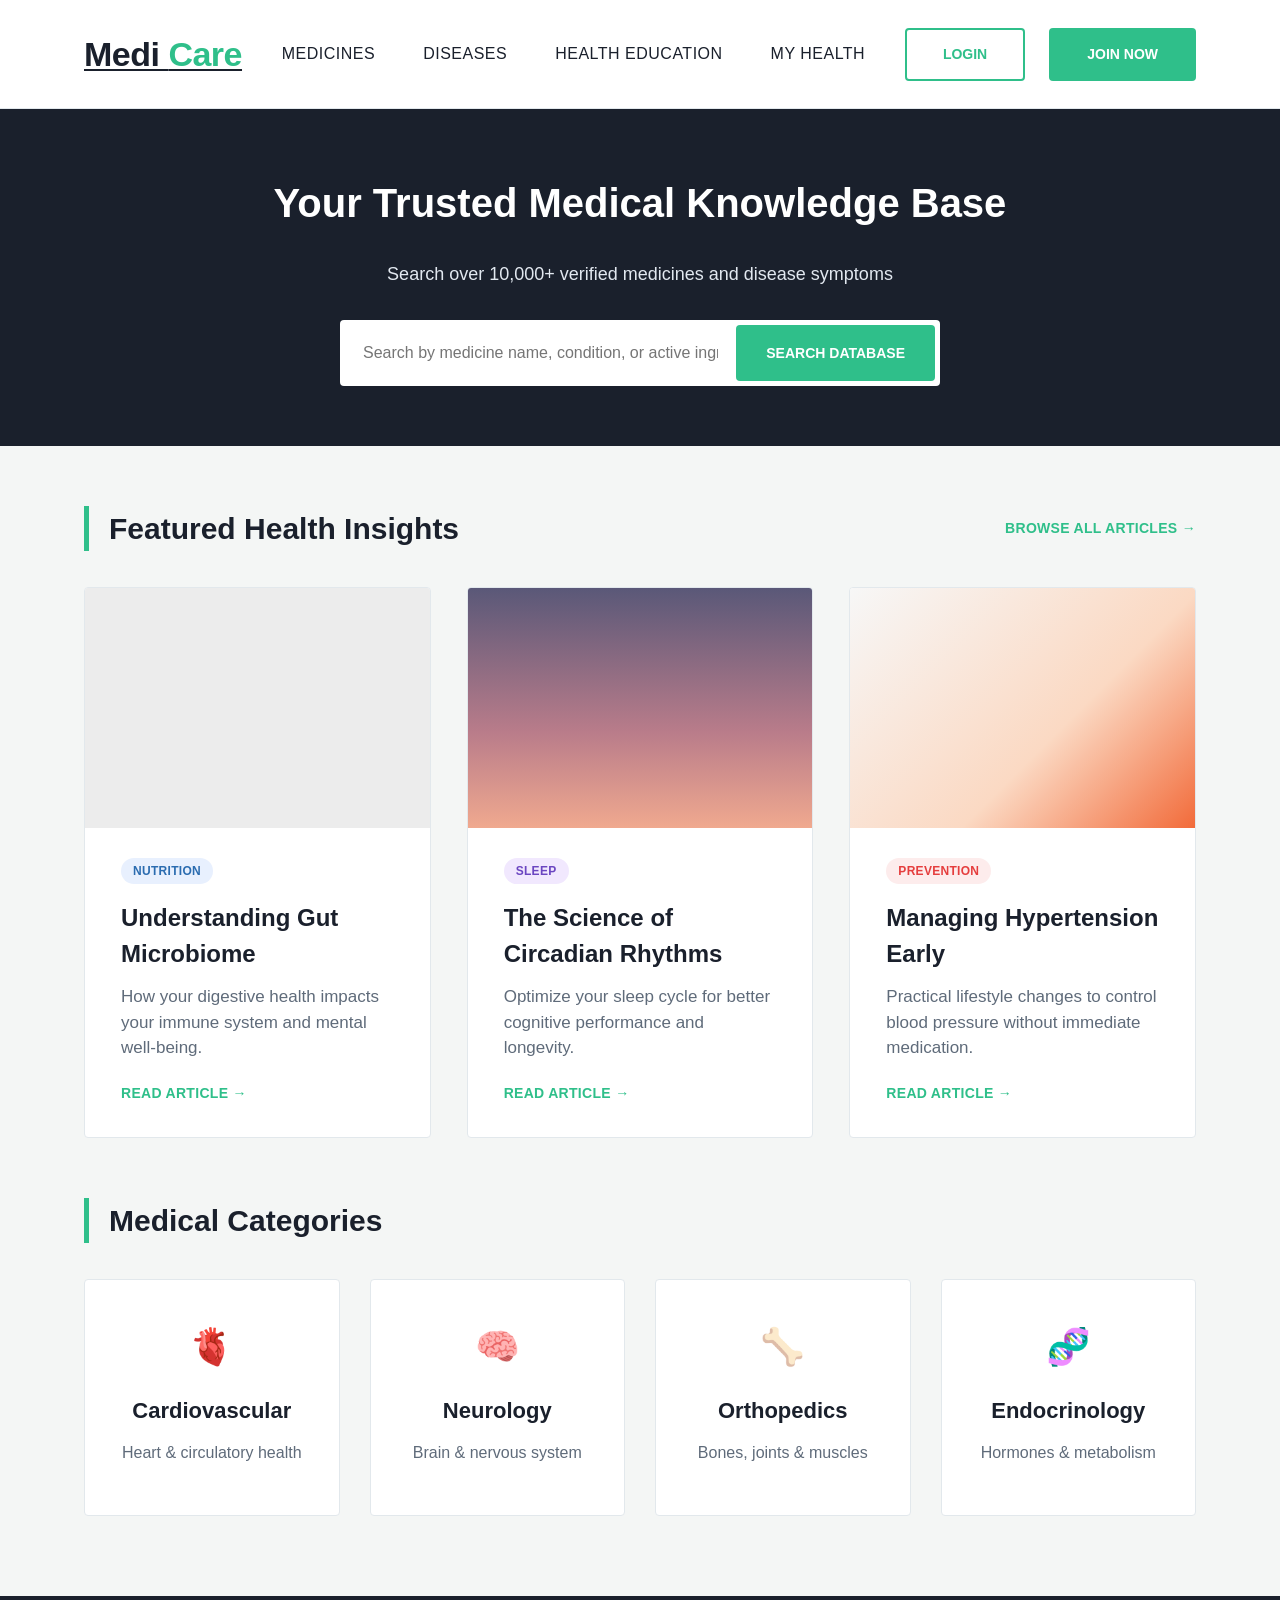
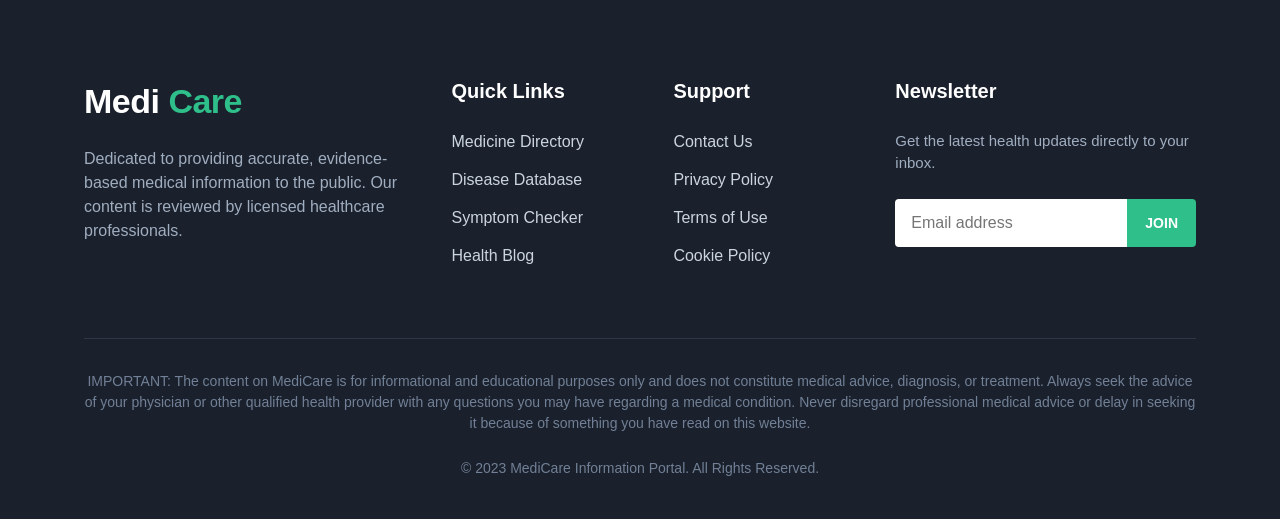
<file: index.html>
<!DOCTYPE html>
<html lang="vi">
<head>
  <meta charset="UTF-8">
  <meta name="viewport" content="width=device-width, initial-scale=1.0">
  <title>MediCare - Trang chủ</title>
  <link rel="stylesheet" href="base.css">
  <link rel="stylesheet" href="index.css">
</head>
<body>
  <header class="site-header">
    <div class="container header-inner">
      <a href="index.html" class="logo">Medi <span>Care</span></a>
      <nav class="main-nav">
        <a href="medicines.html">Medicines</a>
        <a href="diseases.html">Diseases</a>
        <a href="education.html">Health Education</a>
        <a href="my-health.html">My Health</a>
      </nav>
      <div class="header-actions">
        <a href="login.html" class="btn btn-outline">Login</a>
        <a href="register.html" class="btn btn-primary">Join Now</a>
      </div>
    </div>
  </header>

  <main>
    <!-- HERO -->
    <section class="hero">
      <div class="container">
        <h1>Your Trusted Medical Knowledge Base</h1>
        <p>Search over 10,000+ verified medicines and disease symptoms</p>
        <form class="search-box" action="medicines.html">
          <input type="text" name="q" placeholder="Search by medicine name, condition, or active ingredient...">
          <button type="submit" class="btn btn-primary">Search Database</button>
        </form>
      </div>
    </section>

    <!-- FEATURED -->
    <section class="section container">
      <div class="section-head">
        <div class="section-title"><h2>Featured Health Insights</h2></div>
        <a href="education.html" class="link">Browse all articles →</a>
      </div>
      <div class="cards-3">
        <article class="card">
          <div class="card-img img-gut"></div>
          <div class="card-body">
            <span class="tag tag-blue">Nutrition</span>
            <h3>Understanding Gut Microbiome</h3>
            <p>How your digestive health impacts your immune system and mental well-being.</p>
            <a href="education.html" class="link">Read article →</a>
          </div>
        </article>
        <article class="card">
          <div class="card-img img-sleep"></div>
          <div class="card-body">
            <span class="tag tag-purple">Sleep</span>
            <h3>The Science of Circadian Rhythms</h3>
            <p>Optimize your sleep cycle for better cognitive performance and longevity.</p>
            <a href="education.html" class="link">Read article →</a>
          </div>
        </article>
        <article class="card">
          <div class="card-img img-fit"></div>
          <div class="card-body">
            <span class="tag tag-red">Prevention</span>
            <h3>Managing Hypertension Early</h3>
            <p>Practical lifestyle changes to control blood pressure without immediate medication.</p>
            <a href="education.html" class="link">Read article →</a>
          </div>
        </article>
      </div>
    </section>

    <!-- CATEGORIES -->
    <section class="section container">
      <div class="section-head">
        <div class="section-title"><h2>Medical Categories</h2></div>
      </div>
      <div class="cards-4">
        <a href="diseases.html" class="cat-card"><div class="cat-icon">🫀</div><h3>Cardiovascular</h3><p>Heart &amp; circulatory health</p></a>
        <a href="diseases.html" class="cat-card"><div class="cat-icon">🧠</div><h3>Neurology</h3><p>Brain &amp; nervous system</p></a>
        <a href="diseases.html" class="cat-card"><div class="cat-icon">🦴</div><h3>Orthopedics</h3><p>Bones, joints &amp; muscles</p></a>
        <a href="diseases.html" class="cat-card"><div class="cat-icon">🧬</div><h3>Endocrinology</h3><p>Hormones &amp; metabolism</p></a>
      </div>
    </section>
  </main>

  <footer class="site-footer">
    <div class="container">
      <div class="footer-grid">
        <div>
          <a href="index.html" class="logo logo-light">Medi <span>Care</span></a>
          <p class="footer-about">Dedicated to providing accurate, evidence-based medical information to the public. Our content is reviewed by licensed healthcare professionals.</p>
        </div>
        <div>
          <h4>Quick Links</h4>
          <ul>
            <li><a href="medicines.html">Medicine Directory</a></li>
            <li><a href="diseases.html">Disease Database</a></li>
            <li><a href="diseases.html">Symptom Checker</a></li>
            <li><a href="education.html">Health Blog</a></li>
          </ul>
        </div>
        <div>
          <h4>Support</h4>
          <ul>
            <li><a href="#">Contact Us</a></li>
            <li><a href="#">Privacy Policy</a></li>
            <li><a href="#">Terms of Use</a></li>
            <li><a href="#">Cookie Policy</a></li>
          </ul>
        </div>
        <div>
          <h4>Newsletter</h4>
          <p class="footer-about">Get the latest health updates directly to your inbox.</p>
          <form class="newsletter" onsubmit="return false;">
            <input type="email" placeholder="Email address">
            <button class="btn btn-primary" type="submit">JOIN</button>
          </form>
        </div>
      </div>
      <div class="footer-bottom">
        <p>IMPORTANT: The content on MediCare is for informational and educational purposes only and does not constitute medical advice, diagnosis, or treatment. Always seek the advice of your physician or other qualified health provider with any questions you may have regarding a medical condition. Never disregard professional medical advice or delay in seeking it because of something you have read on this website.</p>
        <p>© 2023 MediCare Information Portal. All Rights Reserved.</p>
      </div>
    </div>
  </footer>
</body>
</html>
</file>
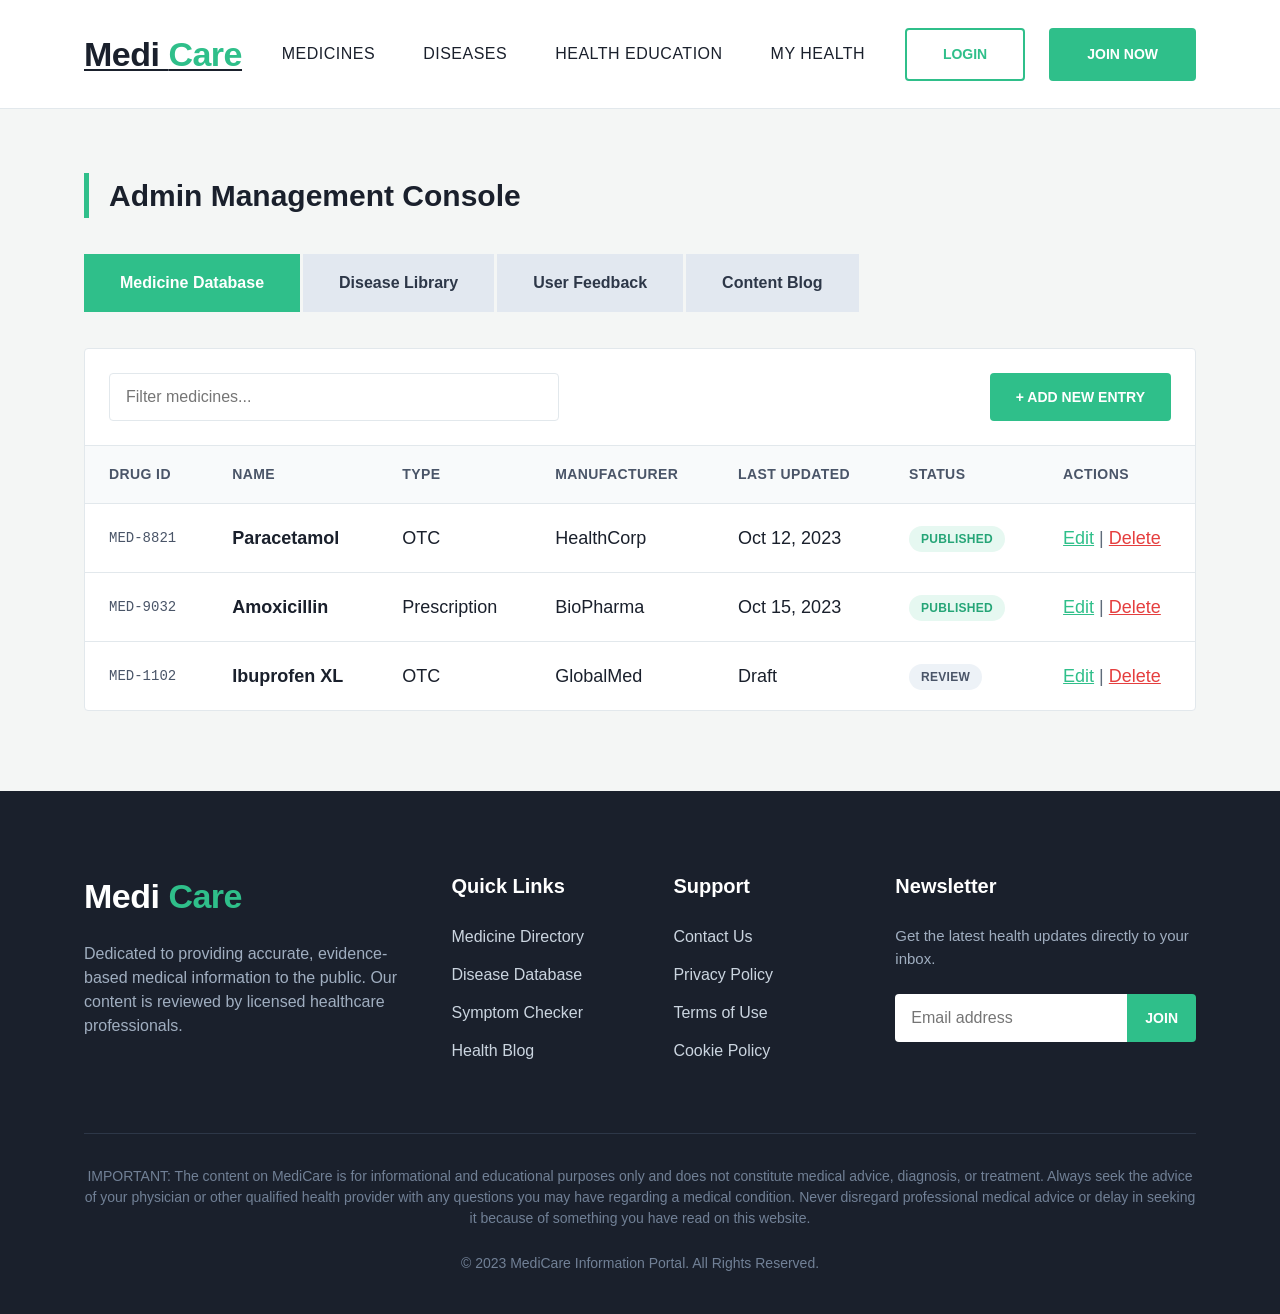
<file: admin.html>
<!DOCTYPE html>
<html lang="vi">
<head>
  <meta charset="UTF-8">
  <meta name="viewport" content="width=device-width, initial-scale=1.0">
  <title>Admin Management Console - MediCare</title>
  <link rel="stylesheet" href="base.css">
  <link rel="stylesheet" href="admin.css">
</head>
<body>
  <header class="site-header">
    <div class="container header-inner">
      <a href="index.html" class="logo">Medi <span>Care</span></a>
      <nav class="main-nav">
        <a href="medicines.html">Medicines</a>
        <a href="diseases.html">Diseases</a>
        <a href="education.html">Health Education</a>
        <a href="my-health.html">My Health</a>
      </nav>
      <div class="header-actions">
        <a href="login.html" class="btn btn-outline">Login</a>
        <a href="register.html" class="btn btn-primary">Join Now</a>
      </div>
    </div>
  </header>

  <main class="container page">
    <div class="section-title head"><h1>Admin Management Console</h1></div>

    <div class="tabs" id="tabs">
      <button class="tab active" data-panel="medicine">Medicine Database</button>
      <button class="tab" data-panel="disease">Disease Library</button>
      <button class="tab" data-panel="feedback">User Feedback</button>
      <button class="tab" data-panel="blog">Content Blog</button>
    </div>

    <!-- MEDICINE -->
    <section class="panel" id="panel-medicine">
      <div class="toolbar">
        <input type="text" class="filter" data-table="t-medicine" placeholder="Filter medicines...">
        <button class="btn btn-primary" type="button">+ Add New Entry</button>
      </div>
      <div class="table-wrap">
        <table id="t-medicine">
          <thead><tr><th>Drug ID</th><th>Name</th><th>Type</th><th>Manufacturer</th><th>Last Updated</th><th>Status</th><th>Actions</th></tr></thead>
          <tbody>
            <tr><td class="mono">MED-8821</td><td class="name">Paracetamol</td><td>OTC</td><td>HealthCorp</td><td>Oct 12, 2023</td><td><span class="tag tag-green">Published</span></td><td class="act"><a href="#" class="edit">Edit</a> | <a href="#" class="del">Delete</a></td></tr>
            <tr><td class="mono">MED-9032</td><td class="name">Amoxicillin</td><td>Prescription</td><td>BioPharma</td><td>Oct 15, 2023</td><td><span class="tag tag-green">Published</span></td><td class="act"><a href="#" class="edit">Edit</a> | <a href="#" class="del">Delete</a></td></tr>
            <tr><td class="mono">MED-1102</td><td class="name">Ibuprofen XL</td><td>OTC</td><td>GlobalMed</td><td>Draft</td><td><span class="tag tag-gray">Review</span></td><td class="act"><a href="#" class="edit">Edit</a> | <a href="#" class="del">Delete</a></td></tr>
          </tbody>
        </table>
      </div>
    </section>

    <!-- DISEASE -->
    <section class="panel" id="panel-disease" hidden>
      <div class="toolbar">
        <input type="text" class="filter" data-table="t-disease" placeholder="Filter diseases...">
        <button class="btn btn-primary" type="button">+ Add New Entry</button>
      </div>
      <div class="table-wrap">
        <table id="t-disease">
          <thead><tr><th>ID</th><th>Name</th><th>Category</th><th>Reviewer</th><th>Last Updated</th><th>Status</th><th>Actions</th></tr></thead>
          <tbody>
            <tr><td class="mono">DIS-0101</td><td class="name">Hypertension</td><td>Cardiovascular</td><td>Dr. Tran</td><td>Sep 28, 2023</td><td><span class="tag tag-green">Published</span></td><td class="act"><a href="#" class="edit">Edit</a> | <a href="#" class="del">Delete</a></td></tr>
            <tr><td class="mono">DIS-0214</td><td class="name">Migraine</td><td>Neurology</td><td>Dr. Pham</td><td>Oct 02, 2023</td><td><span class="tag tag-green">Published</span></td><td class="act"><a href="#" class="edit">Edit</a> | <a href="#" class="del">Delete</a></td></tr>
            <tr><td class="mono">DIS-0377</td><td class="name">Hypothyroidism</td><td>Endocrinology</td><td>—</td><td>Draft</td><td><span class="tag tag-gray">Review</span></td><td class="act"><a href="#" class="edit">Edit</a> | <a href="#" class="del">Delete</a></td></tr>
          </tbody>
        </table>
      </div>
    </section>

    <!-- FEEDBACK -->
    <section class="panel" id="panel-feedback" hidden>
      <div class="toolbar">
        <input type="text" class="filter" data-table="t-feedback" placeholder="Filter feedback...">
        <button class="btn btn-outline" type="button">Export</button>
      </div>
      <div class="table-wrap">
        <table id="t-feedback">
          <thead><tr><th>ID</th><th>User</th><th>Subject</th><th>Received</th><th>Status</th><th>Actions</th></tr></thead>
          <tbody>
            <tr><td class="mono">FB-301</td><td class="name">an.nguyen@example.com</td><td>Sai thông tin liều dùng</td><td>Oct 16, 2023</td><td><span class="tag tag-red">Open</span></td><td class="act"><a href="#" class="edit">Reply</a> | <a href="#" class="del">Delete</a></td></tr>
            <tr><td class="mono">FB-302</td><td class="name">binh.le@example.com</td><td>Đề xuất thêm bộ lọc</td><td>Oct 14, 2023</td><td><span class="tag tag-green">Resolved</span></td><td class="act"><a href="#" class="edit">Reply</a> | <a href="#" class="del">Delete</a></td></tr>
          </tbody>
        </table>
      </div>
    </section>

    <!-- BLOG -->
    <section class="panel" id="panel-blog" hidden>
      <div class="toolbar">
        <input type="text" class="filter" data-table="t-blog" placeholder="Filter articles...">
        <button class="btn btn-primary" type="button">+ Add New Entry</button>
      </div>
      <div class="table-wrap">
        <table id="t-blog">
          <thead><tr><th>ID</th><th>Title</th><th>Category</th><th>Author</th><th>Last Updated</th><th>Status</th><th>Actions</th></tr></thead>
          <tbody>
            <tr><td class="mono">BL-045</td><td class="name">Understanding Gut Microbiome</td><td>Nutrition</td><td>Dr. Linh Tran</td><td>Oct 10, 2023</td><td><span class="tag tag-green">Published</span></td><td class="act"><a href="#" class="edit">Edit</a> | <a href="#" class="del">Delete</a></td></tr>
            <tr><td class="mono">BL-046</td><td class="name">The Science of Circadian Rhythms</td><td>Sleep</td><td>Dr. Minh Vo</td><td>Oct 11, 2023</td><td><span class="tag tag-green">Published</span></td><td class="act"><a href="#" class="edit">Edit</a> | <a href="#" class="del">Delete</a></td></tr>
            <tr><td class="mono">BL-047</td><td class="name">Vaccines: What to Know</td><td>Prevention</td><td>Dr. Linh Tran</td><td>Draft</td><td><span class="tag tag-gray">Review</span></td><td class="act"><a href="#" class="edit">Edit</a> | <a href="#" class="del">Delete</a></td></tr>
          </tbody>
        </table>
      </div>
    </section>
  </main>

  <footer class="site-footer">
    <div class="container">
      <div class="footer-grid">
        <div>
          <a href="index.html" class="logo logo-light">Medi <span>Care</span></a>
          <p class="footer-about">Dedicated to providing accurate, evidence-based medical information to the public. Our content is reviewed by licensed healthcare professionals.</p>
        </div>
        <div>
          <h4>Quick Links</h4>
          <ul>
            <li><a href="medicines.html">Medicine Directory</a></li>
            <li><a href="diseases.html">Disease Database</a></li>
            <li><a href="diseases.html">Symptom Checker</a></li>
            <li><a href="education.html">Health Blog</a></li>
          </ul>
        </div>
        <div>
          <h4>Support</h4>
          <ul>
            <li><a href="#">Contact Us</a></li>
            <li><a href="#">Privacy Policy</a></li>
            <li><a href="#">Terms of Use</a></li>
            <li><a href="#">Cookie Policy</a></li>
          </ul>
        </div>
        <div>
          <h4>Newsletter</h4>
          <p class="footer-about">Get the latest health updates directly to your inbox.</p>
          <form class="newsletter" onsubmit="return false;">
            <input type="email" placeholder="Email address">
            <button class="btn btn-primary" type="submit">JOIN</button>
          </form>
        </div>
      </div>
      <div class="footer-bottom">
        <p>IMPORTANT: The content on MediCare is for informational and educational purposes only and does not constitute medical advice, diagnosis, or treatment. Always seek the advice of your physician or other qualified health provider with any questions you may have regarding a medical condition. Never disregard professional medical advice or delay in seeking it because of something you have read on this website.</p>
        <p>© 2023 MediCare Information Portal. All Rights Reserved.</p>
      </div>
    </div>
  </footer>

  <script>
    // Chuyển tab
    document.querySelectorAll('.tab').forEach(function (t) {
      t.addEventListener('click', function () {
        document.querySelectorAll('.tab').forEach(function (x) { x.classList.remove('active'); });
        document.querySelectorAll('.panel').forEach(function (p) { p.hidden = true; });
        t.classList.add('active');
        document.getElementById('panel-' + t.dataset.panel).hidden = false;
      });
    });
    // Lọc bảng
    document.querySelectorAll('.filter').forEach(function (f) {
      f.addEventListener('input', function () {
        var kw = f.value.trim().toLowerCase();
        document.querySelectorAll('#' + f.dataset.table + ' tbody tr').forEach(function (r) {
          r.hidden = kw && r.textContent.toLowerCase().indexOf(kw) === -1;
        });
      });
    });
    // Xóa hàng (giao diện mẫu)
    document.querySelectorAll('.del').forEach(function (a) {
      a.addEventListener('click', function (e) {
        e.preventDefault();
        if (confirm('Xóa mục này?')) a.closest('tr').remove();
      });
    });
  </script>
</body>
</html>
</file>
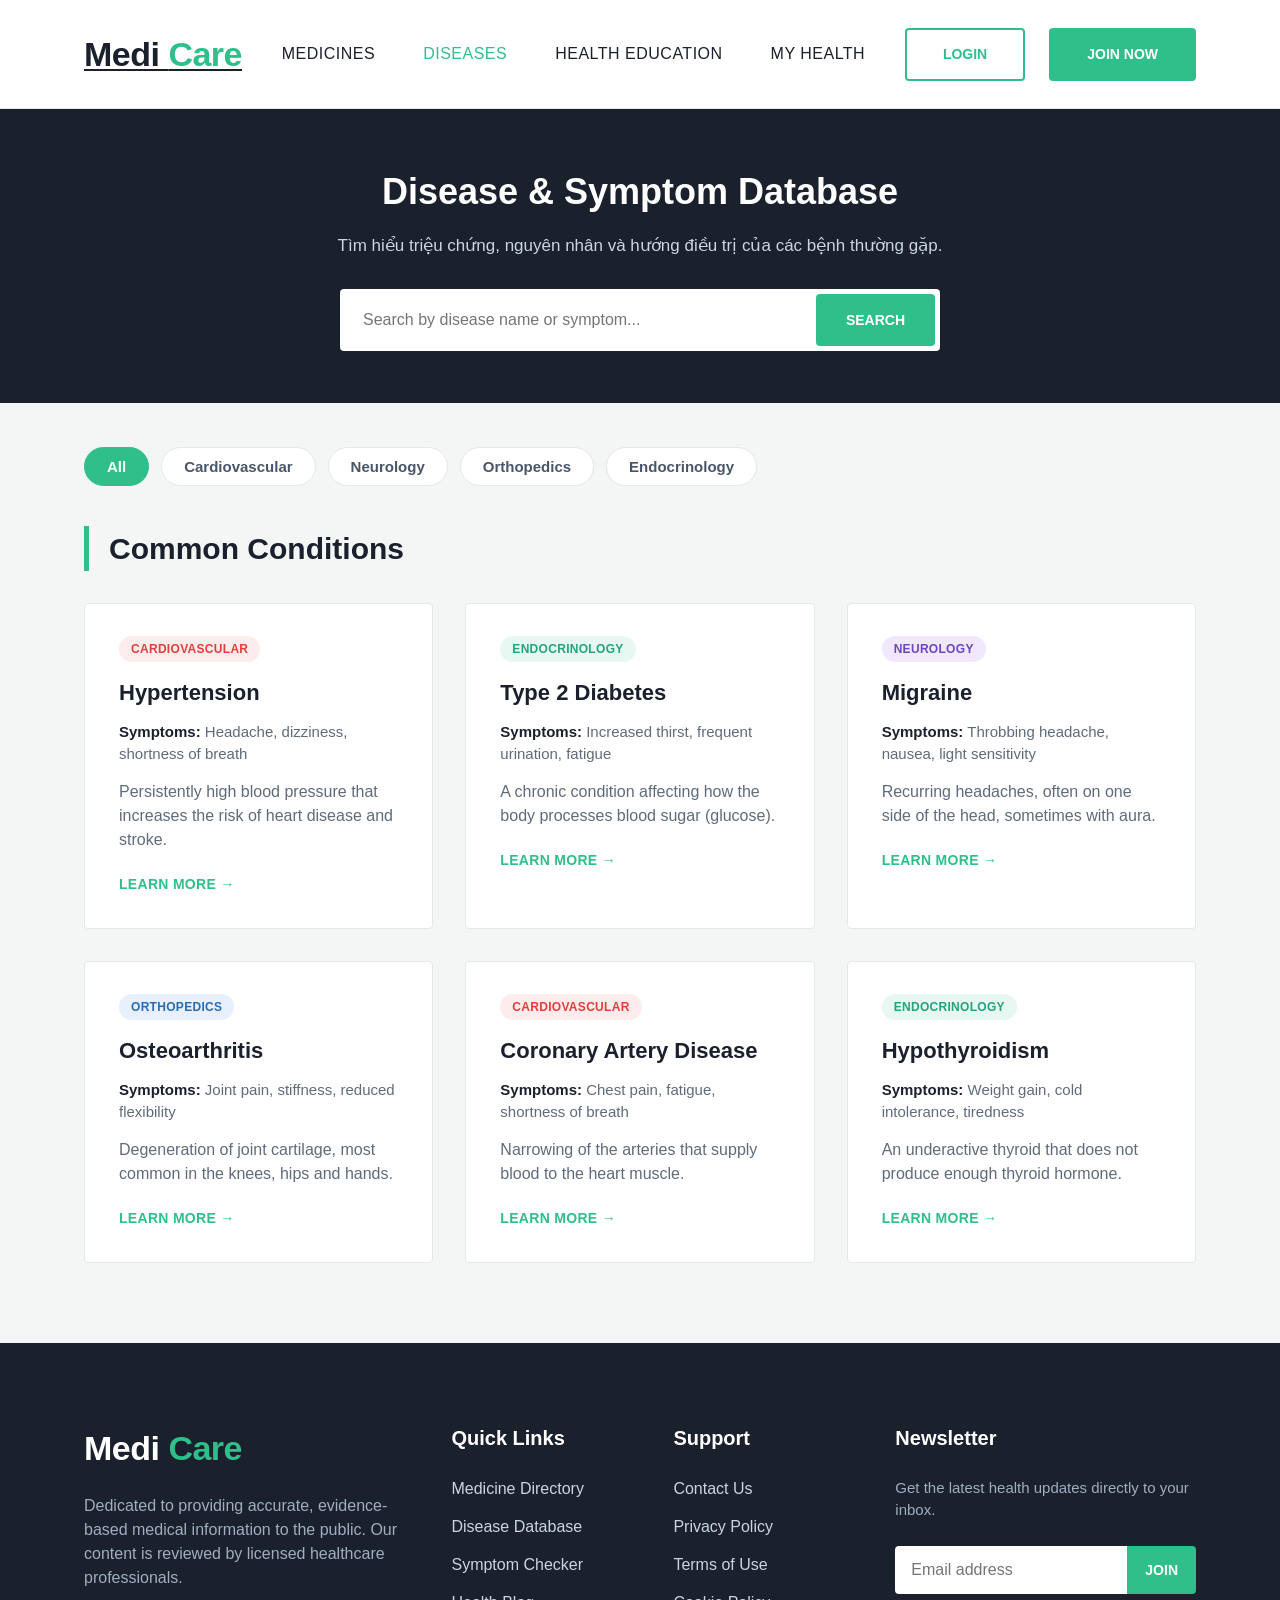
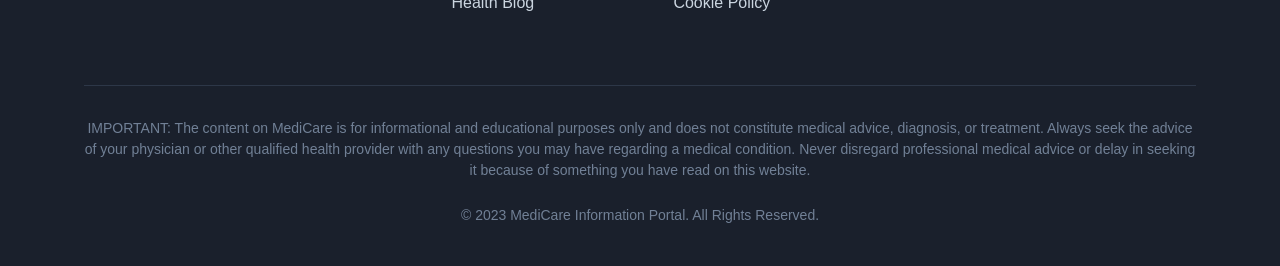
<file: diseases.html>
<!DOCTYPE html>
<html lang="vi">
<head>
  <meta charset="UTF-8">
  <meta name="viewport" content="width=device-width, initial-scale=1.0">
  <title>Disease Database - MediCare</title>
  <link rel="stylesheet" href="base.css">
  <link rel="stylesheet" href="diseases.css">
</head>
<body>
  <header class="site-header">
    <div class="container header-inner">
      <a href="index.html" class="logo">Medi <span>Care</span></a>
      <nav class="main-nav">
        <a href="medicines.html">Medicines</a>
        <a href="diseases.html" class="active">Diseases</a>
        <a href="education.html">Health Education</a>
        <a href="my-health.html">My Health</a>
      </nav>
      <div class="header-actions">
        <a href="login.html" class="btn btn-outline">Login</a>
        <a href="register.html" class="btn btn-primary">Join Now</a>
      </div>
    </div>
  </header>

  <main>
    <section class="banner">
      <div class="container">
        <h1>Disease &amp; Symptom Database</h1>
        <p>Tìm hiểu triệu chứng, nguyên nhân và hướng điều trị của các bệnh thường gặp.</p>
        <div class="search-box">
          <input type="text" id="q" placeholder="Search by disease name or symptom...">
          <button class="btn btn-primary" type="button">Search</button>
        </div>
      </div>
    </section>

    <section class="container page">
      <div class="chips" id="chips">
        <button class="chip active" data-cat="all">All</button>
        <button class="chip" data-cat="cardio">Cardiovascular</button>
        <button class="chip" data-cat="neuro">Neurology</button>
        <button class="chip" data-cat="ortho">Orthopedics</button>
        <button class="chip" data-cat="endo">Endocrinology</button>
      </div>

      <div class="section-title head"><h2>Common Conditions</h2></div>

      <div class="grid" id="grid">
        <article class="disease" data-cat="cardio">
          <span class="tag tag-red">Cardiovascular</span>
          <h3>Hypertension</h3>
          <p class="sym"><b>Symptoms:</b> Headache, dizziness, shortness of breath</p>
          <p class="desc">Persistently high blood pressure that increases the risk of heart disease and stroke.</p>
          <a href="#" class="link">Learn more →</a>
        </article>
        <article class="disease" data-cat="endo">
          <span class="tag tag-green">Endocrinology</span>
          <h3>Type 2 Diabetes</h3>
          <p class="sym"><b>Symptoms:</b> Increased thirst, frequent urination, fatigue</p>
          <p class="desc">A chronic condition affecting how the body processes blood sugar (glucose).</p>
          <a href="#" class="link">Learn more →</a>
        </article>
        <article class="disease" data-cat="neuro">
          <span class="tag tag-purple">Neurology</span>
          <h3>Migraine</h3>
          <p class="sym"><b>Symptoms:</b> Throbbing headache, nausea, light sensitivity</p>
          <p class="desc">Recurring headaches, often on one side of the head, sometimes with aura.</p>
          <a href="#" class="link">Learn more →</a>
        </article>
        <article class="disease" data-cat="ortho">
          <span class="tag tag-blue">Orthopedics</span>
          <h3>Osteoarthritis</h3>
          <p class="sym"><b>Symptoms:</b> Joint pain, stiffness, reduced flexibility</p>
          <p class="desc">Degeneration of joint cartilage, most common in the knees, hips and hands.</p>
          <a href="#" class="link">Learn more →</a>
        </article>
        <article class="disease" data-cat="cardio">
          <span class="tag tag-red">Cardiovascular</span>
          <h3>Coronary Artery Disease</h3>
          <p class="sym"><b>Symptoms:</b> Chest pain, fatigue, shortness of breath</p>
          <p class="desc">Narrowing of the arteries that supply blood to the heart muscle.</p>
          <a href="#" class="link">Learn more →</a>
        </article>
        <article class="disease" data-cat="endo">
          <span class="tag tag-green">Endocrinology</span>
          <h3>Hypothyroidism</h3>
          <p class="sym"><b>Symptoms:</b> Weight gain, cold intolerance, tiredness</p>
          <p class="desc">An underactive thyroid that does not produce enough thyroid hormone.</p>
          <a href="#" class="link">Learn more →</a>
        </article>
      </div>
    </section>
  </main>

  <footer class="site-footer">
    <div class="container">
      <div class="footer-grid">
        <div>
          <a href="index.html" class="logo logo-light">Medi <span>Care</span></a>
          <p class="footer-about">Dedicated to providing accurate, evidence-based medical information to the public. Our content is reviewed by licensed healthcare professionals.</p>
        </div>
        <div>
          <h4>Quick Links</h4>
          <ul>
            <li><a href="medicines.html">Medicine Directory</a></li>
            <li><a href="diseases.html">Disease Database</a></li>
            <li><a href="diseases.html">Symptom Checker</a></li>
            <li><a href="education.html">Health Blog</a></li>
          </ul>
        </div>
        <div>
          <h4>Support</h4>
          <ul>
            <li><a href="#">Contact Us</a></li>
            <li><a href="#">Privacy Policy</a></li>
            <li><a href="#">Terms of Use</a></li>
            <li><a href="#">Cookie Policy</a></li>
          </ul>
        </div>
        <div>
          <h4>Newsletter</h4>
          <p class="footer-about">Get the latest health updates directly to your inbox.</p>
          <form class="newsletter" onsubmit="return false;">
            <input type="email" placeholder="Email address">
            <button class="btn btn-primary" type="submit">JOIN</button>
          </form>
        </div>
      </div>
      <div class="footer-bottom">
        <p>IMPORTANT: The content on MediCare is for informational and educational purposes only and does not constitute medical advice, diagnosis, or treatment. Always seek the advice of your physician or other qualified health provider with any questions you may have regarding a medical condition. Never disregard professional medical advice or delay in seeking it because of something you have read on this website.</p>
        <p>© 2023 MediCare Information Portal. All Rights Reserved.</p>
      </div>
    </div>
  </footer>

  <script>
    // Lọc theo nhóm bệnh + tìm kiếm
    var cat = 'all';
    var items = document.querySelectorAll('.disease');
    var q = document.getElementById('q');
    function apply() {
      var kw = q.value.trim().toLowerCase();
      items.forEach(function (d) {
        var okCat = cat === 'all' || d.dataset.cat === cat;
        var okKw = !kw || d.textContent.toLowerCase().indexOf(kw) > -1;
        d.hidden = !(okCat && okKw);
      });
    }
    document.querySelectorAll('.chip').forEach(function (c) {
      c.addEventListener('click', function () {
        document.querySelectorAll('.chip').forEach(function (x) { x.classList.remove('active'); });
        c.classList.add('active'); cat = c.dataset.cat; apply();
      });
    });
    q.addEventListener('input', apply);
  </script>
</body>
</html>
</file>
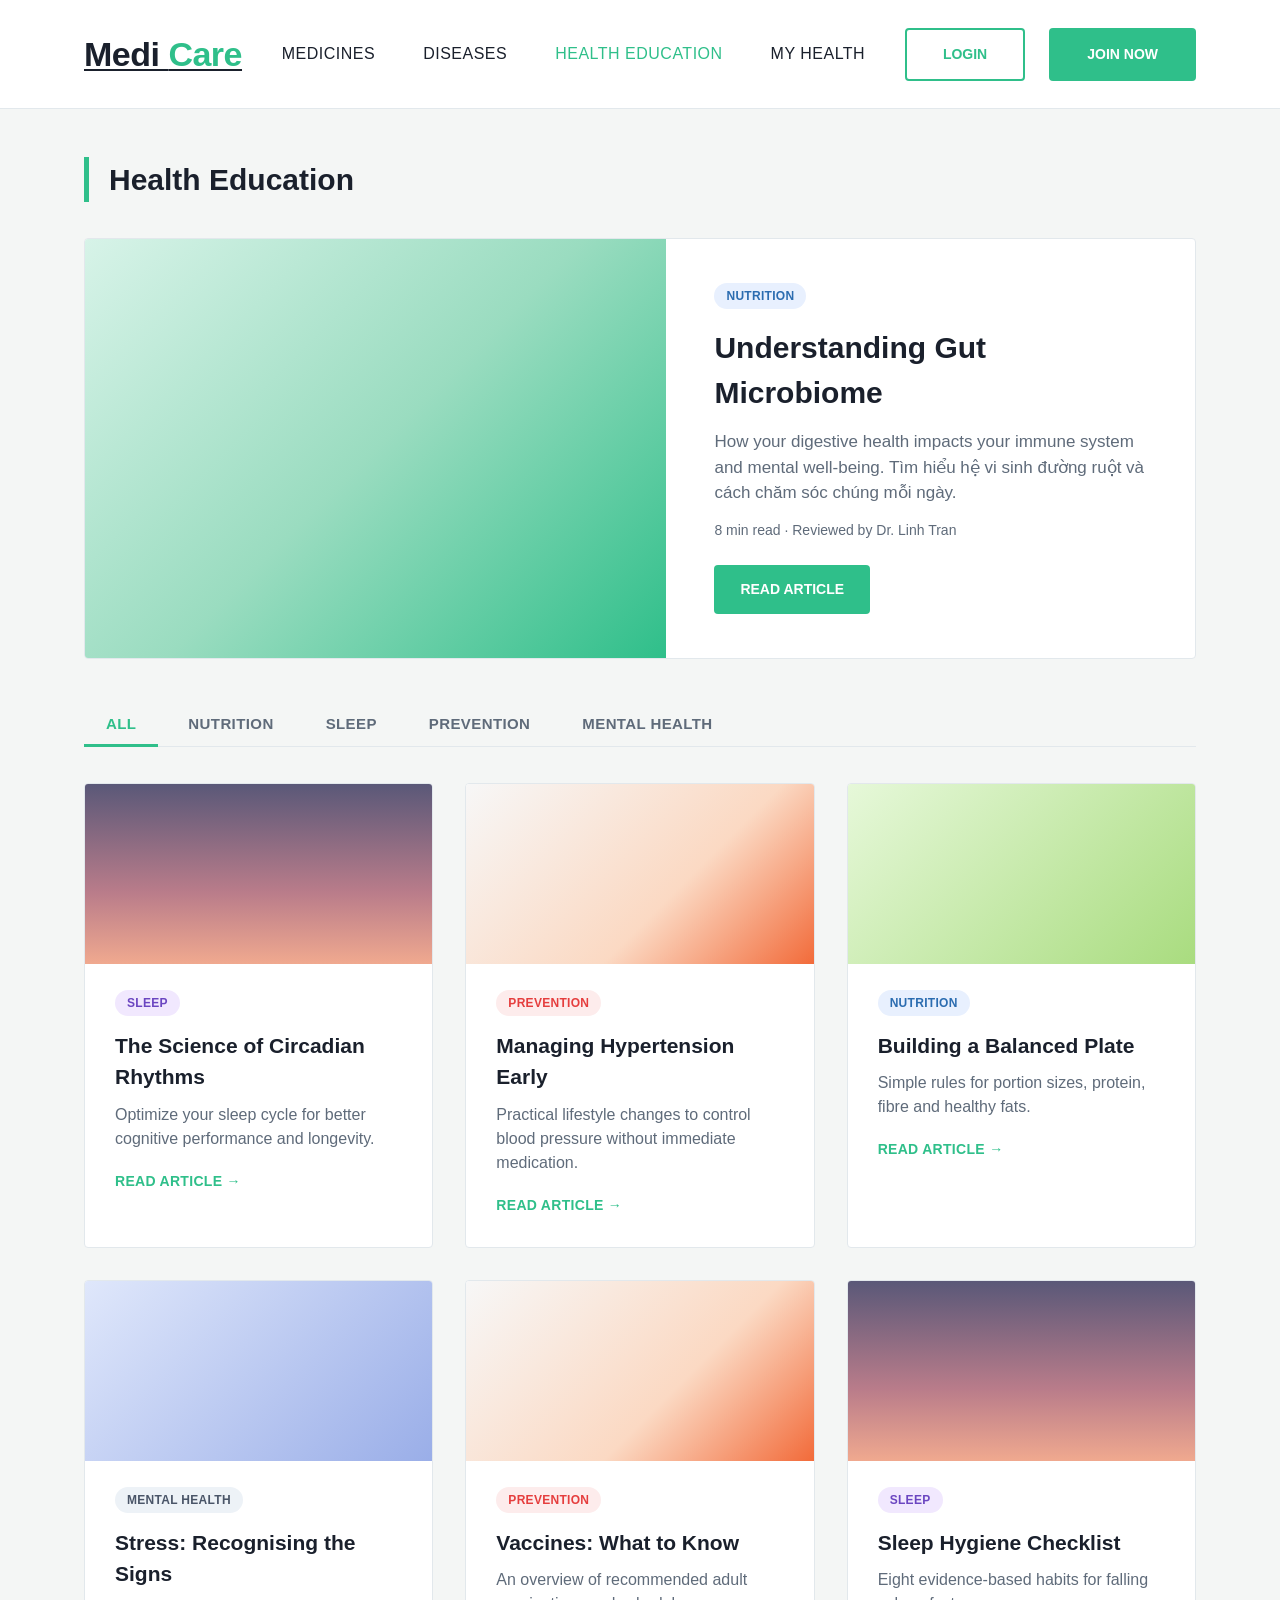
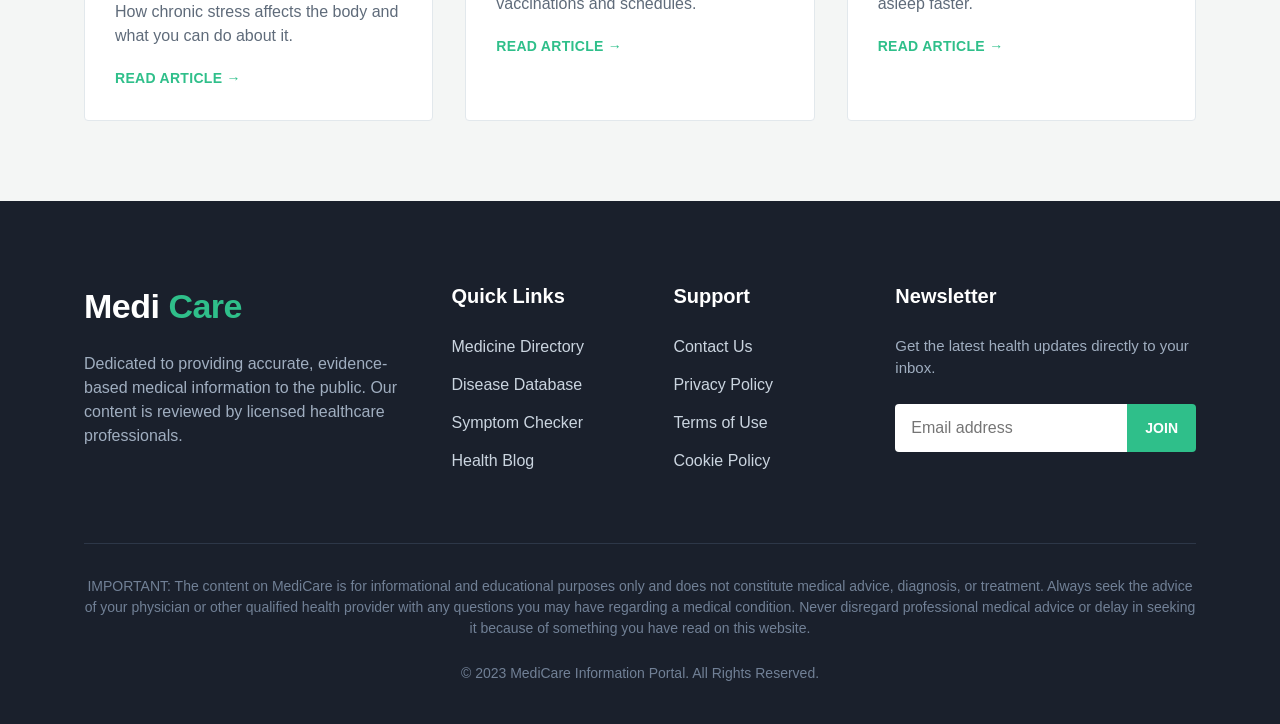
<file: education.html>
<!DOCTYPE html>
<html lang="vi">
<head>
  <meta charset="UTF-8">
  <meta name="viewport" content="width=device-width, initial-scale=1.0">
  <title>Health Education - MediCare</title>
  <link rel="stylesheet" href="base.css">
  <link rel="stylesheet" href="education.css">
</head>
<body>
  <header class="site-header">
    <div class="container header-inner">
      <a href="index.html" class="logo">Medi <span>Care</span></a>
      <nav class="main-nav">
        <a href="medicines.html">Medicines</a>
        <a href="diseases.html">Diseases</a>
        <a href="education.html" class="active">Health Education</a>
        <a href="my-health.html">My Health</a>
      </nav>
      <div class="header-actions">
        <a href="login.html" class="btn btn-outline">Login</a>
        <a href="register.html" class="btn btn-primary">Join Now</a>
      </div>
    </div>
  </header>

  <main class="container page">
    <div class="section-title head"><h1>Health Education</h1></div>

    <!-- Bài nổi bật -->
    <article class="featured">
      <div class="featured-img"></div>
      <div class="featured-body">
        <span class="tag tag-blue">Nutrition</span>
        <h2>Understanding Gut Microbiome</h2>
        <p>How your digestive health impacts your immune system and mental well-being. Tìm hiểu hệ vi sinh đường ruột và cách chăm sóc chúng mỗi ngày.</p>
        <p class="meta">8 min read · Reviewed by Dr. Linh Tran</p>
        <a href="#" class="btn btn-primary">Read article</a>
      </div>
    </article>

    <div class="tabs" id="tabs">
      <button class="tab active" data-cat="all">All</button>
      <button class="tab" data-cat="nutrition">Nutrition</button>
      <button class="tab" data-cat="sleep">Sleep</button>
      <button class="tab" data-cat="prevention">Prevention</button>
      <button class="tab" data-cat="mental">Mental Health</button>
    </div>

    <div class="grid" id="grid">
      <article class="post" data-cat="sleep">
        <div class="thumb t-sleep"></div>
        <div class="post-body">
          <span class="tag tag-purple">Sleep</span>
          <h3>The Science of Circadian Rhythms</h3>
          <p>Optimize your sleep cycle for better cognitive performance and longevity.</p>
          <a href="#" class="link">Read article →</a>
        </div>
      </article>
      <article class="post" data-cat="prevention">
        <div class="thumb t-fit"></div>
        <div class="post-body">
          <span class="tag tag-red">Prevention</span>
          <h3>Managing Hypertension Early</h3>
          <p>Practical lifestyle changes to control blood pressure without immediate medication.</p>
          <a href="#" class="link">Read article →</a>
        </div>
      </article>
      <article class="post" data-cat="nutrition">
        <div class="thumb t-food"></div>
        <div class="post-body">
          <span class="tag tag-blue">Nutrition</span>
          <h3>Building a Balanced Plate</h3>
          <p>Simple rules for portion sizes, protein, fibre and healthy fats.</p>
          <a href="#" class="link">Read article →</a>
        </div>
      </article>
      <article class="post" data-cat="mental">
        <div class="thumb t-mind"></div>
        <div class="post-body">
          <span class="tag tag-gray">Mental Health</span>
          <h3>Stress: Recognising the Signs</h3>
          <p>How chronic stress affects the body and what you can do about it.</p>
          <a href="#" class="link">Read article →</a>
        </div>
      </article>
      <article class="post" data-cat="prevention">
        <div class="thumb t-fit"></div>
        <div class="post-body">
          <span class="tag tag-red">Prevention</span>
          <h3>Vaccines: What to Know</h3>
          <p>An overview of recommended adult vaccinations and schedules.</p>
          <a href="#" class="link">Read article →</a>
        </div>
      </article>
      <article class="post" data-cat="sleep">
        <div class="thumb t-sleep"></div>
        <div class="post-body">
          <span class="tag tag-purple">Sleep</span>
          <h3>Sleep Hygiene Checklist</h3>
          <p>Eight evidence-based habits for falling asleep faster.</p>
          <a href="#" class="link">Read article →</a>
        </div>
      </article>
    </div>
  </main>

  <footer class="site-footer">
    <div class="container">
      <div class="footer-grid">
        <div>
          <a href="index.html" class="logo logo-light">Medi <span>Care</span></a>
          <p class="footer-about">Dedicated to providing accurate, evidence-based medical information to the public. Our content is reviewed by licensed healthcare professionals.</p>
        </div>
        <div>
          <h4>Quick Links</h4>
          <ul>
            <li><a href="medicines.html">Medicine Directory</a></li>
            <li><a href="diseases.html">Disease Database</a></li>
            <li><a href="diseases.html">Symptom Checker</a></li>
            <li><a href="education.html">Health Blog</a></li>
          </ul>
        </div>
        <div>
          <h4>Support</h4>
          <ul>
            <li><a href="#">Contact Us</a></li>
            <li><a href="#">Privacy Policy</a></li>
            <li><a href="#">Terms of Use</a></li>
            <li><a href="#">Cookie Policy</a></li>
          </ul>
        </div>
        <div>
          <h4>Newsletter</h4>
          <p class="footer-about">Get the latest health updates directly to your inbox.</p>
          <form class="newsletter" onsubmit="return false;">
            <input type="email" placeholder="Email address">
            <button class="btn btn-primary" type="submit">JOIN</button>
          </form>
        </div>
      </div>
      <div class="footer-bottom">
        <p>IMPORTANT: The content on MediCare is for informational and educational purposes only and does not constitute medical advice, diagnosis, or treatment. Always seek the advice of your physician or other qualified health provider with any questions you may have regarding a medical condition. Never disregard professional medical advice or delay in seeking it because of something you have read on this website.</p>
        <p>© 2023 MediCare Information Portal. All Rights Reserved.</p>
      </div>
    </div>
  </footer>

  <script>
    document.querySelectorAll('.tab').forEach(function (t) {
      t.addEventListener('click', function () {
        document.querySelectorAll('.tab').forEach(function (x) { x.classList.remove('active'); });
        t.classList.add('active');
        document.querySelectorAll('.post').forEach(function (p) {
          p.hidden = !(t.dataset.cat === 'all' || p.dataset.cat === t.dataset.cat);
        });
      });
    });
  </script>
</body>
</html>
</file>
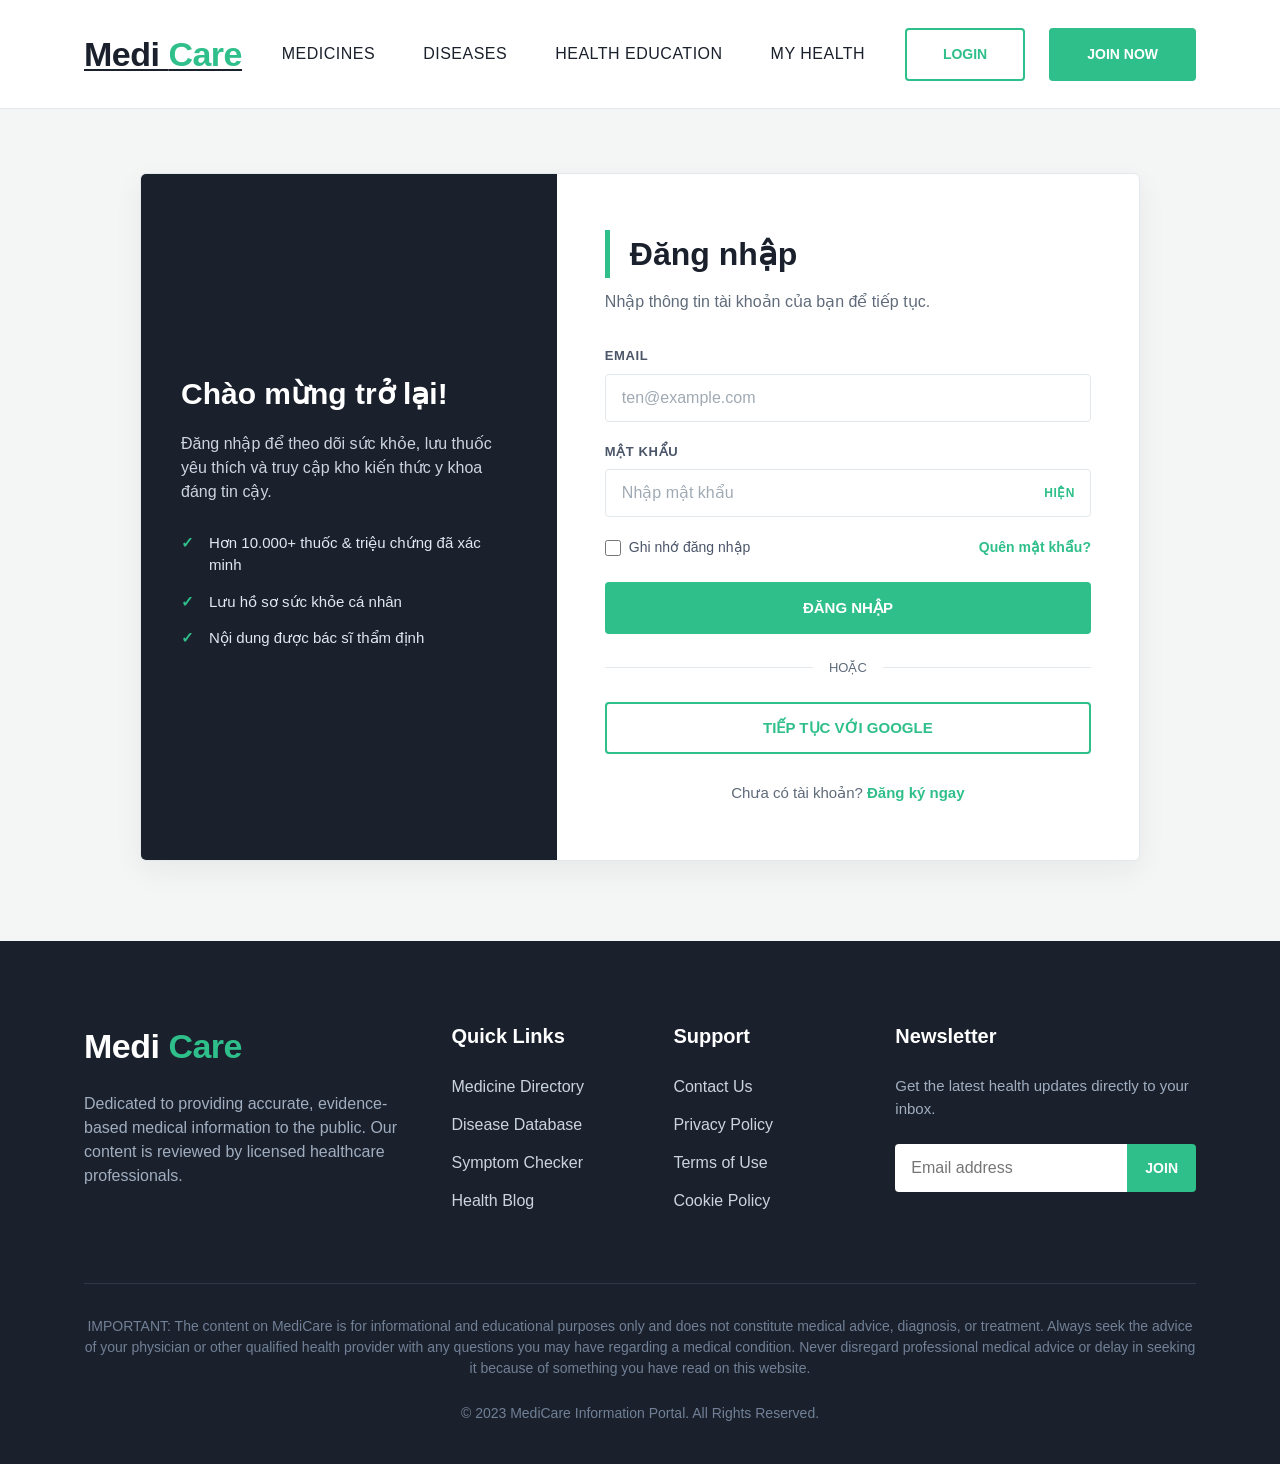
<file: login.html>
<!DOCTYPE html>
<html lang="vi">
<head>
  <meta charset="UTF-8">
  <meta name="viewport" content="width=device-width, initial-scale=1.0">
  <title>Đăng nhập - MediCare</title>
  <link rel="stylesheet" href="login.css">
</head>
<body>

  <!-- HEADER -->
  <header class="site-header">
    <div class="container header-inner">
      <a href="index.html" class="logo">Medi <span>Care</span></a>
      <nav class="main-nav">
        <a href="medicines.html">Medicines</a>
        <a href="diseases.html">Diseases</a>
        <a href="education.html">Health Education</a>
        <a href="my-health.html">My Health</a>
      </nav>
      <div class="header-actions">
        <a href="login.html" class="btn btn-outline">Login</a>
        <a href="register.html" class="btn btn-primary">Join Now</a>
      </div>
    </div>
  </header>

  <!-- MAIN -->
  <main class="auth-page">
    <div class="container">
      <div class="auth-card">

        <!-- Left panel -->
        <aside class="auth-side">
          <h2>Chào mừng trở lại!</h2>
          <p>Đăng nhập để theo dõi sức khỏe, lưu thuốc yêu thích và truy cập kho kiến thức y khoa đáng tin cậy.</p>
          <ul class="side-list">
            <li>Hơn 10.000+ thuốc &amp; triệu chứng đã xác minh</li>
            <li>Lưu hồ sơ sức khỏe cá nhân</li>
            <li>Nội dung được bác sĩ thẩm định</li>
          </ul>
        </aside>

        <!-- Form -->
        <section class="auth-form-wrap">
          <div class="section-title">
            <h1>Đăng nhập</h1>
          </div>
          <p class="sub">Nhập thông tin tài khoản của bạn để tiếp tục.</p>

          <form id="loginForm" class="auth-form" novalidate>
            <div class="form-group">
              <label for="email">Email</label>
              <input type="email" id="email" name="email" placeholder="ten@example.com" required>
            </div>

            <div class="form-group">
              <label for="password">Mật khẩu</label>
              <div class="pw-field">
                <input type="password" id="password" name="password" placeholder="Nhập mật khẩu" required>
                <button type="button" class="pw-toggle" data-target="password">HIỆN</button>
              </div>
            </div>

            <div class="form-row">
              <label class="checkbox">
                <input type="checkbox" name="remember">
                <span>Ghi nhớ đăng nhập</span>
              </label>
              <a href="#" class="link">Quên mật khẩu?</a>
            </div>

            <p class="form-error" id="formError" hidden></p>

            <button type="submit" class="btn btn-primary btn-block">ĐĂNG NHẬP</button>

            <div class="divider"><span>hoặc</span></div>

            <div class="social">
              <button type="button" class="btn btn-outline btn-block">Tiếp tục với Google</button>
            </div>

            <p class="switch">Chưa có tài khoản? <a href="register.html" class="link">Đăng ký ngay</a></p>
          </form>
        </section>

      </div>
    </div>
  </main>

  <!-- FOOTER -->
  <footer class="site-footer">
    <div class="container">
      <div class="footer-grid">
        <div>
          <a href="index.html" class="logo logo-light">Medi <span>Care</span></a>
          <p class="footer-about">Dedicated to providing accurate, evidence-based medical information to the public. Our content is reviewed by licensed healthcare professionals.</p>
        </div>
        <div>
          <h4>Quick Links</h4>
          <ul>
            <li><a href="medicines.html">Medicine Directory</a></li>
            <li><a href="diseases.html">Disease Database</a></li>
            <li><a href="#">Symptom Checker</a></li>
            <li><a href="education.html">Health Blog</a></li>
          </ul>
        </div>
        <div>
          <h4>Support</h4>
          <ul>
            <li><a href="#">Contact Us</a></li>
            <li><a href="#">Privacy Policy</a></li>
            <li><a href="#">Terms of Use</a></li>
            <li><a href="#">Cookie Policy</a></li>
          </ul>
        </div>
        <div>
          <h4>Newsletter</h4>
          <p class="footer-about">Get the latest health updates directly to your inbox.</p>
          <form class="newsletter" onsubmit="return false;">
            <input type="email" placeholder="Email address">
            <button class="btn btn-primary" type="submit">JOIN</button>
          </form>
        </div>
      </div>
      <div class="footer-bottom">
        <p>IMPORTANT: The content on MediCare is for informational and educational purposes only and does not constitute medical advice, diagnosis, or treatment. Always seek the advice of your physician or other qualified health provider with any questions you may have regarding a medical condition. Never disregard professional medical advice or delay in seeking it because of something you have read on this website.</p>
        <p>© 2023 MediCare Information Portal. All Rights Reserved.</p>
      </div>
    </div>
  </footer>

  <script>
    // Hiện / ẩn mật khẩu
    document.querySelectorAll('.pw-toggle').forEach(function (btn) {
      btn.addEventListener('click', function () {
        var input = document.getElementById(btn.dataset.target);
        var show = input.type === 'password';
        input.type = show ? 'text' : 'password';
        btn.textContent = show ? 'ẨN' : 'HIỆN';
      });
    });

    // Kiểm tra form cơ bản (giao diện mẫu)
    document.getElementById('loginForm').addEventListener('submit', function (e) {
      e.preventDefault();
      var err = document.getElementById('formError');
      var email = this.email.value.trim();
      var pw = this.password.value;
      if (!email || !/^\S+@\S+\.\S+$/.test(email)) {
        err.textContent = 'Vui lòng nhập email hợp lệ.';
        err.hidden = false; return;
      }
      if (pw.length < 6) {
        err.textContent = 'Mật khẩu phải có ít nhất 6 ký tự.';
        err.hidden = false; return;
      }
      err.hidden = true;
      alert('Giao diện mẫu: đăng nhập hợp lệ (chưa kết nối backend).');
    });
  </script>
</body>
</html>
</file>
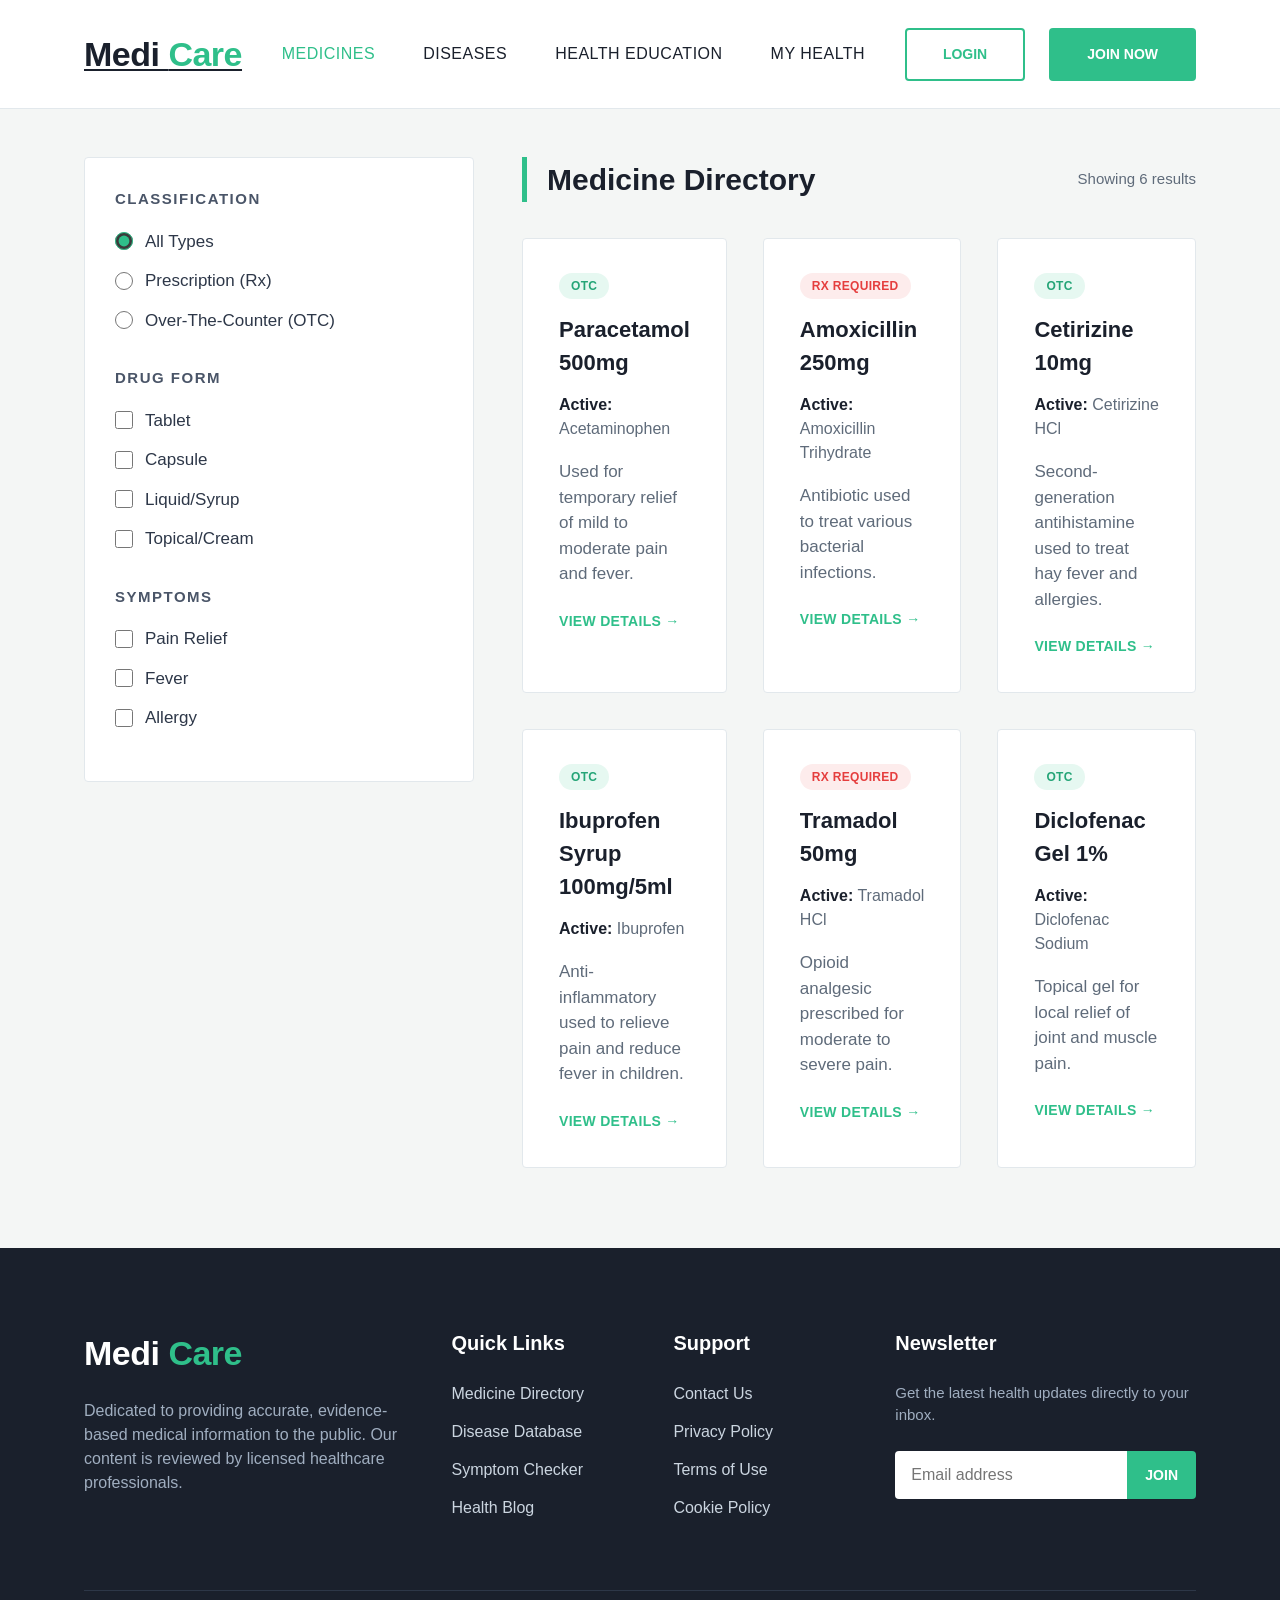
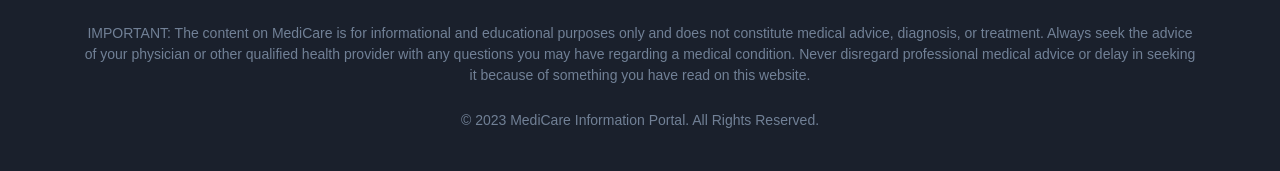
<file: medicines.html>
<!DOCTYPE html>
<html lang="vi">
<head>
  <meta charset="UTF-8">
  <meta name="viewport" content="width=device-width, initial-scale=1.0">
  <title>Medicine Directory - MediCare</title>
  <link rel="stylesheet" href="base.css">
  <link rel="stylesheet" href="medicines.css">
</head>
<body>
  <header class="site-header">
    <div class="container header-inner">
      <a href="index.html" class="logo">Medi <span>Care</span></a>
      <nav class="main-nav">
        <a href="medicines.html" class="active">Medicines</a>
        <a href="diseases.html">Diseases</a>
        <a href="education.html">Health Education</a>
        <a href="my-health.html">My Health</a>
      </nav>
      <div class="header-actions">
        <a href="login.html" class="btn btn-outline">Login</a>
        <a href="register.html" class="btn btn-primary">Join Now</a>
      </div>
    </div>
  </header>

  <main class="container page">
    <div class="layout">
      <!-- SIDEBAR -->
      <aside class="filters">
        <h4>Classification</h4>
        <label><input type="radio" name="type" value="all" checked> All Types</label>
        <label><input type="radio" name="type" value="rx"> Prescription (Rx)</label>
        <label><input type="radio" name="type" value="otc"> Over-The-Counter (OTC)</label>

        <h4>Drug Form</h4>
        <label><input type="checkbox" name="form" value="tablet"> Tablet</label>
        <label><input type="checkbox" name="form" value="capsule"> Capsule</label>
        <label><input type="checkbox" name="form" value="liquid"> Liquid/Syrup</label>
        <label><input type="checkbox" name="form" value="topical"> Topical/Cream</label>

        <h4>Symptoms</h4>
        <label><input type="checkbox" name="symptom" value="pain"> Pain Relief</label>
        <label><input type="checkbox" name="symptom" value="fever"> Fever</label>
        <label><input type="checkbox" name="symptom" value="allergy"> Allergy</label>
      </aside>

      <!-- RESULTS -->
      <section class="results">
        <div class="results-head">
          <div class="section-title"><h1>Medicine Directory</h1></div>
          <span class="count" id="count">Showing 6 results</span>
        </div>

        <div class="grid" id="grid">
          <article class="med" data-type="otc" data-form="tablet" data-symptom="pain fever">
            <span class="tag tag-green">OTC</span>
            <h3>Paracetamol 500mg</h3>
            <p class="active-ing"><b>Active:</b> Acetaminophen</p>
            <p class="desc">Used for temporary relief of mild to moderate pain and fever.</p>
            <a href="#" class="link">View details →</a>
          </article>
          <article class="med" data-type="rx" data-form="capsule" data-symptom="">
            <span class="tag tag-red">Rx Required</span>
            <h3>Amoxicillin 250mg</h3>
            <p class="active-ing"><b>Active:</b> Amoxicillin Trihydrate</p>
            <p class="desc">Antibiotic used to treat various bacterial infections.</p>
            <a href="#" class="link">View details →</a>
          </article>
          <article class="med" data-type="otc" data-form="tablet" data-symptom="allergy">
            <span class="tag tag-green">OTC</span>
            <h3>Cetirizine 10mg</h3>
            <p class="active-ing"><b>Active:</b> Cetirizine HCl</p>
            <p class="desc">Second-generation antihistamine used to treat hay fever and allergies.</p>
            <a href="#" class="link">View details →</a>
          </article>
          <article class="med" data-type="otc" data-form="liquid" data-symptom="pain fever">
            <span class="tag tag-green">OTC</span>
            <h3>Ibuprofen Syrup 100mg/5ml</h3>
            <p class="active-ing"><b>Active:</b> Ibuprofen</p>
            <p class="desc">Anti-inflammatory used to relieve pain and reduce fever in children.</p>
            <a href="#" class="link">View details →</a>
          </article>
          <article class="med" data-type="rx" data-form="tablet" data-symptom="pain">
            <span class="tag tag-red">Rx Required</span>
            <h3>Tramadol 50mg</h3>
            <p class="active-ing"><b>Active:</b> Tramadol HCl</p>
            <p class="desc">Opioid analgesic prescribed for moderate to severe pain.</p>
            <a href="#" class="link">View details →</a>
          </article>
          <article class="med" data-type="otc" data-form="topical" data-symptom="pain">
            <span class="tag tag-green">OTC</span>
            <h3>Diclofenac Gel 1%</h3>
            <p class="active-ing"><b>Active:</b> Diclofenac Sodium</p>
            <p class="desc">Topical gel for local relief of joint and muscle pain.</p>
            <a href="#" class="link">View details →</a>
          </article>
        </div>
        <p class="empty" id="empty" hidden>Không tìm thấy thuốc phù hợp với bộ lọc.</p>
      </section>
    </div>
  </main>

  <footer class="site-footer">
    <div class="container">
      <div class="footer-grid">
        <div>
          <a href="index.html" class="logo logo-light">Medi <span>Care</span></a>
          <p class="footer-about">Dedicated to providing accurate, evidence-based medical information to the public. Our content is reviewed by licensed healthcare professionals.</p>
        </div>
        <div>
          <h4>Quick Links</h4>
          <ul>
            <li><a href="medicines.html">Medicine Directory</a></li>
            <li><a href="diseases.html">Disease Database</a></li>
            <li><a href="diseases.html">Symptom Checker</a></li>
            <li><a href="education.html">Health Blog</a></li>
          </ul>
        </div>
        <div>
          <h4>Support</h4>
          <ul>
            <li><a href="#">Contact Us</a></li>
            <li><a href="#">Privacy Policy</a></li>
            <li><a href="#">Terms of Use</a></li>
            <li><a href="#">Cookie Policy</a></li>
          </ul>
        </div>
        <div>
          <h4>Newsletter</h4>
          <p class="footer-about">Get the latest health updates directly to your inbox.</p>
          <form class="newsletter" onsubmit="return false;">
            <input type="email" placeholder="Email address">
            <button class="btn btn-primary" type="submit">JOIN</button>
          </form>
        </div>
      </div>
      <div class="footer-bottom">
        <p>IMPORTANT: The content on MediCare is for informational and educational purposes only and does not constitute medical advice, diagnosis, or treatment. Always seek the advice of your physician or other qualified health provider with any questions you may have regarding a medical condition. Never disregard professional medical advice or delay in seeking it because of something you have read on this website.</p>
        <p>© 2023 MediCare Information Portal. All Rights Reserved.</p>
      </div>
    </div>
  </footer>

  <script>
    // Lọc thuốc theo bộ lọc bên trái
    var meds = document.querySelectorAll('.med');
    function checked(name) {
      return Array.prototype.map.call(document.querySelectorAll('input[name="' + name + '"]:checked'), function (i) { return i.value; });
    }
    function apply() {
      var type = checked('type')[0], forms = checked('form'), syms = checked('symptom'), shown = 0;
      meds.forEach(function (m) {
        var ok = (type === 'all' || m.dataset.type === type) &&
                 (!forms.length || forms.indexOf(m.dataset.form) > -1) &&
                 (!syms.length || syms.some(function (s) { return m.dataset.symptom.split(' ').indexOf(s) > -1; }));
        m.hidden = !ok;
        if (ok) shown++;
      });
      document.getElementById('count').textContent = 'Showing ' + shown + ' results';
      document.getElementById('empty').hidden = shown > 0;
    }
    document.querySelectorAll('.filters input').forEach(function (i) { i.addEventListener('change', apply); });
  </script>
</body>
</html>
</file>
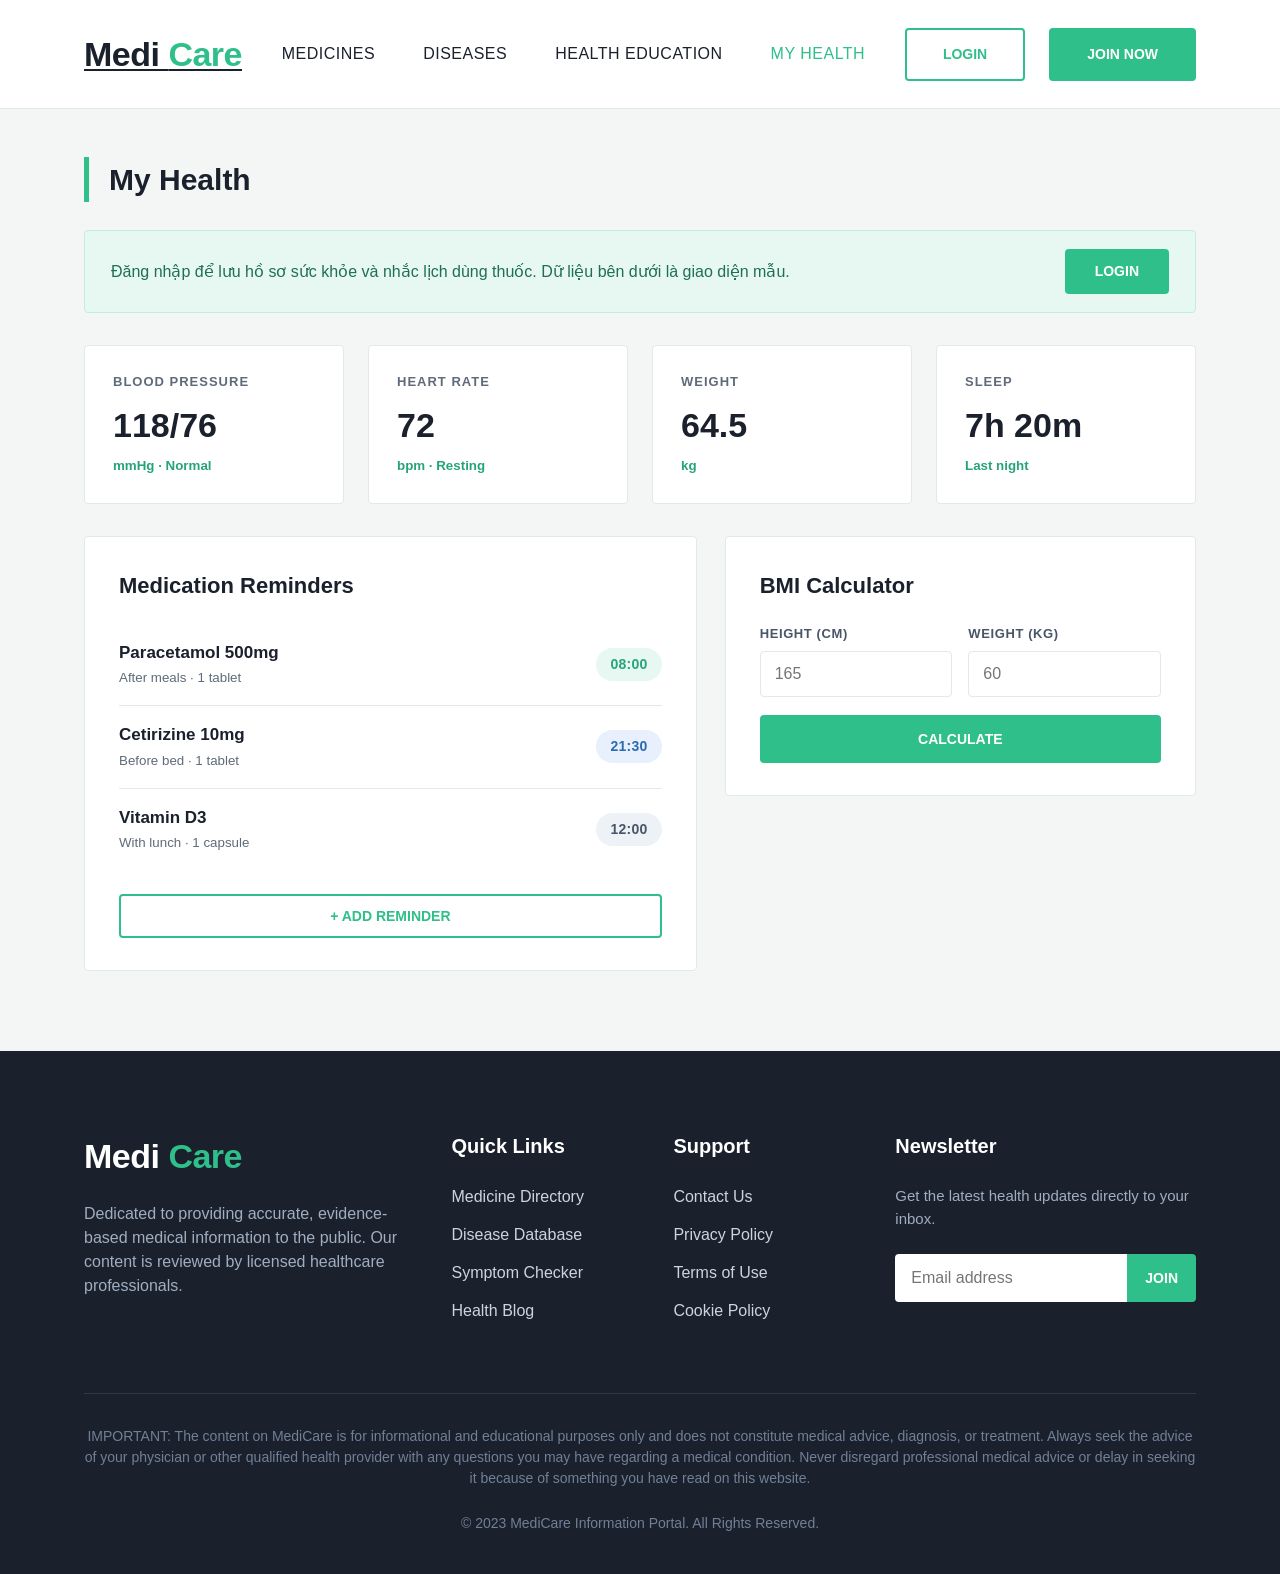
<file: my-health.html>
<!DOCTYPE html>
<html lang="vi">
<head>
  <meta charset="UTF-8">
  <meta name="viewport" content="width=device-width, initial-scale=1.0">
  <title>My Health - MediCare</title>
  <link rel="stylesheet" href="base.css">
  <link rel="stylesheet" href="my-health.css">
</head>
<body>
  <header class="site-header">
    <div class="container header-inner">
      <a href="index.html" class="logo">Medi <span>Care</span></a>
      <nav class="main-nav">
        <a href="medicines.html">Medicines</a>
        <a href="diseases.html">Diseases</a>
        <a href="education.html">Health Education</a>
        <a href="my-health.html" class="active">My Health</a>
      </nav>
      <div class="header-actions">
        <a href="login.html" class="btn btn-outline">Login</a>
        <a href="register.html" class="btn btn-primary">Join Now</a>
      </div>
    </div>
  </header>

  <main class="container page">
    <div class="section-title head"><h1>My Health</h1></div>

    <div class="notice">
      <p>Đăng nhập để lưu hồ sơ sức khỏe và nhắc lịch dùng thuốc. Dữ liệu bên dưới là giao diện mẫu.</p>
      <a href="login.html" class="btn btn-primary">Login</a>
    </div>

    <!-- Chỉ số -->
    <div class="stats">
      <div class="stat"><span>Blood Pressure</span><strong>118/76</strong><small>mmHg · Normal</small></div>
      <div class="stat"><span>Heart Rate</span><strong>72</strong><small>bpm · Resting</small></div>
      <div class="stat"><span>Weight</span><strong>64.5</strong><small>kg</small></div>
      <div class="stat"><span>Sleep</span><strong>7h 20m</strong><small>Last night</small></div>
    </div>

    <div class="two-col">
      <!-- Lịch thuốc -->
      <section class="panel">
        <h3>Medication Reminders</h3>
        <ul class="reminders">
          <li><div><b>Paracetamol 500mg</b><small>After meals · 1 tablet</small></div><span class="tag tag-green">08:00</span></li>
          <li><div><b>Cetirizine 10mg</b><small>Before bed · 1 tablet</small></div><span class="tag tag-blue">21:30</span></li>
          <li><div><b>Vitamin D3</b><small>With lunch · 1 capsule</small></div><span class="tag tag-gray">12:00</span></li>
        </ul>
        <button class="btn btn-outline btn-block" type="button">+ Add reminder</button>
      </section>

      <!-- BMI -->
      <section class="panel">
        <h3>BMI Calculator</h3>
        <form id="bmiForm" class="bmi-form">
          <div class="row">
            <div>
              <label for="height">Height (cm)</label>
              <input type="number" id="height" placeholder="165" min="50" max="250">
            </div>
            <div>
              <label for="weight">Weight (kg)</label>
              <input type="number" id="weight" placeholder="60" min="10" max="300">
            </div>
          </div>
          <button type="submit" class="btn btn-primary btn-block">Calculate</button>
        </form>
        <div class="bmi-result" id="bmiResult" hidden>
          <strong id="bmiValue"></strong>
          <span id="bmiLabel"></span>
        </div>
      </section>
    </div>
  </main>

  <footer class="site-footer">
    <div class="container">
      <div class="footer-grid">
        <div>
          <a href="index.html" class="logo logo-light">Medi <span>Care</span></a>
          <p class="footer-about">Dedicated to providing accurate, evidence-based medical information to the public. Our content is reviewed by licensed healthcare professionals.</p>
        </div>
        <div>
          <h4>Quick Links</h4>
          <ul>
            <li><a href="medicines.html">Medicine Directory</a></li>
            <li><a href="diseases.html">Disease Database</a></li>
            <li><a href="diseases.html">Symptom Checker</a></li>
            <li><a href="education.html">Health Blog</a></li>
          </ul>
        </div>
        <div>
          <h4>Support</h4>
          <ul>
            <li><a href="#">Contact Us</a></li>
            <li><a href="#">Privacy Policy</a></li>
            <li><a href="#">Terms of Use</a></li>
            <li><a href="#">Cookie Policy</a></li>
          </ul>
        </div>
        <div>
          <h4>Newsletter</h4>
          <p class="footer-about">Get the latest health updates directly to your inbox.</p>
          <form class="newsletter" onsubmit="return false;">
            <input type="email" placeholder="Email address">
            <button class="btn btn-primary" type="submit">JOIN</button>
          </form>
        </div>
      </div>
      <div class="footer-bottom">
        <p>IMPORTANT: The content on MediCare is for informational and educational purposes only and does not constitute medical advice, diagnosis, or treatment. Always seek the advice of your physician or other qualified health provider with any questions you may have regarding a medical condition. Never disregard professional medical advice or delay in seeking it because of something you have read on this website.</p>
        <p>© 2023 MediCare Information Portal. All Rights Reserved.</p>
      </div>
    </div>
  </footer>

  <script>
    document.getElementById('bmiForm').addEventListener('submit', function (e) {
      e.preventDefault();
      var h = parseFloat(document.getElementById('height').value) / 100;
      var w = parseFloat(document.getElementById('weight').value);
      if (!h || !w) return;
      var bmi = w / (h * h);
      var label = bmi < 18.5 ? 'Underweight' : bmi < 25 ? 'Normal' : bmi < 30 ? 'Overweight' : 'Obese';
      document.getElementById('bmiValue').textContent = bmi.toFixed(1);
      document.getElementById('bmiLabel').textContent = label;
      document.getElementById('bmiResult').hidden = false;
    });
  </script>
</body>
</html>
</file>
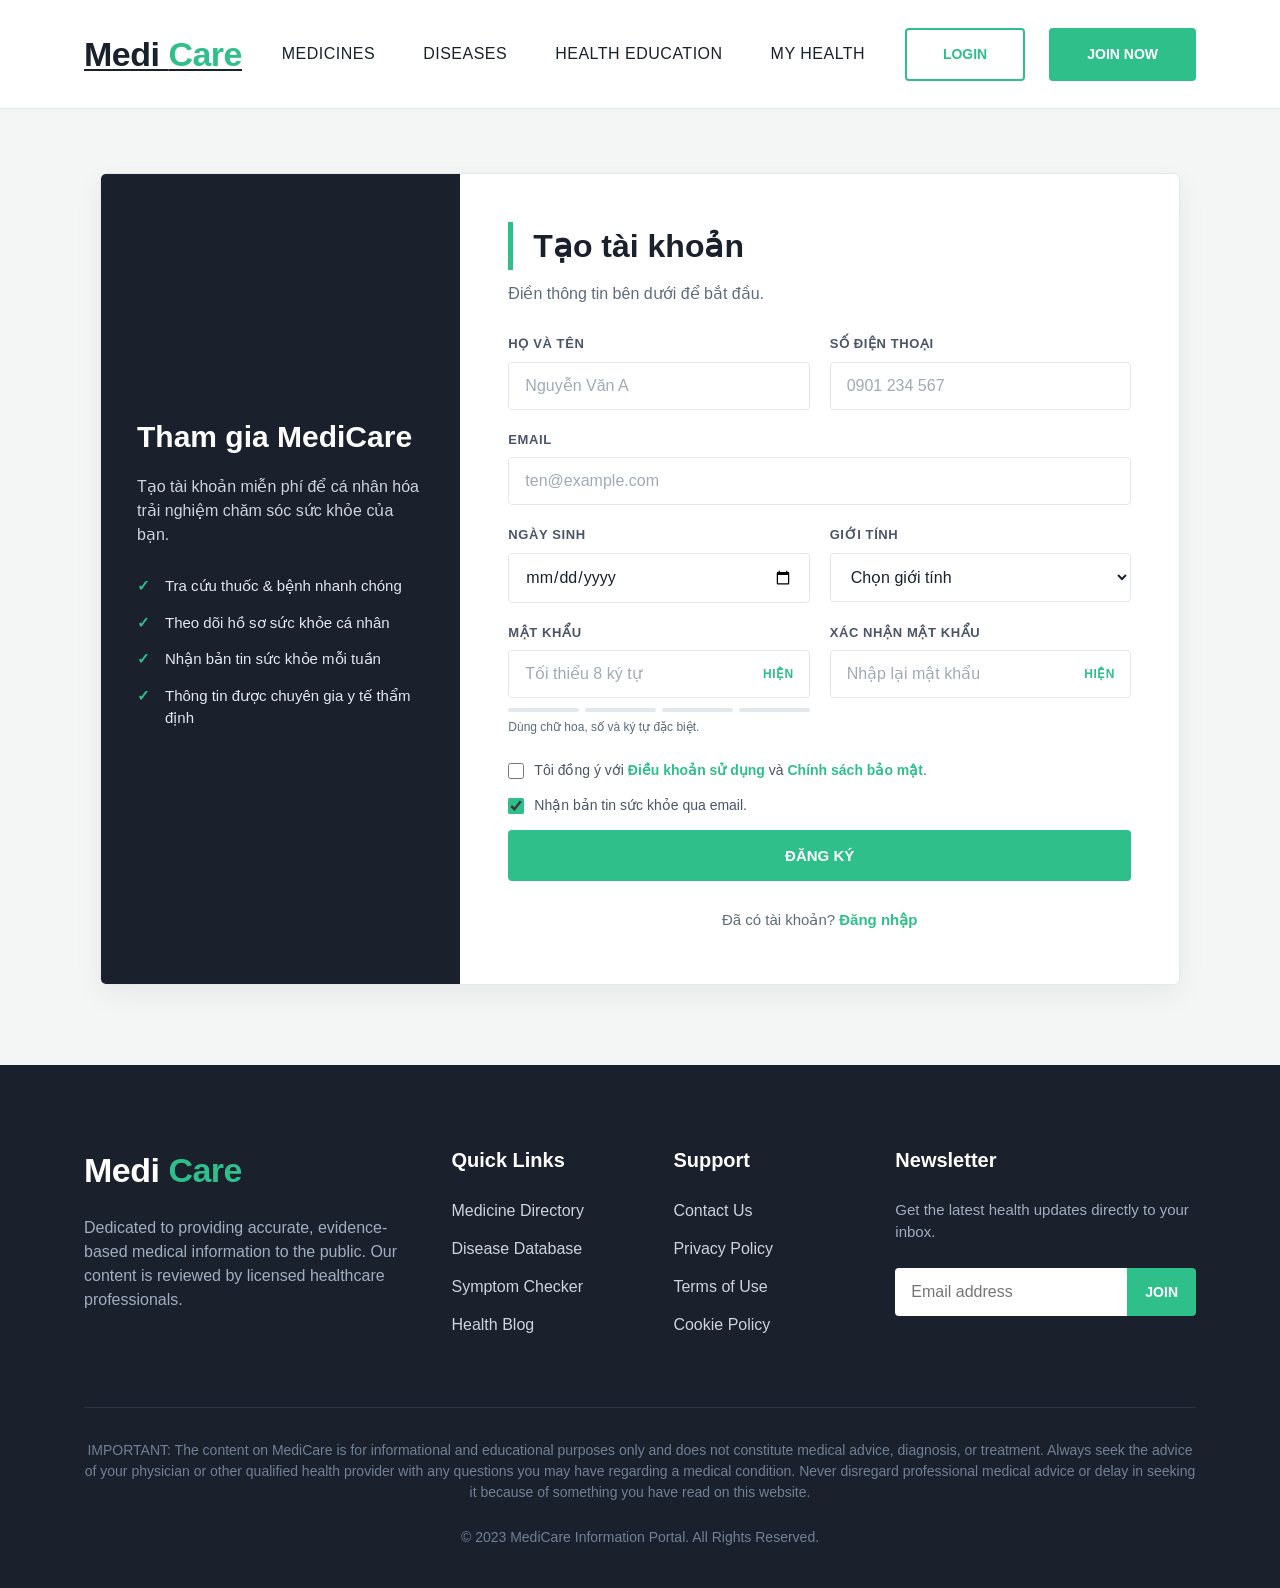
<file: register.html>
<!DOCTYPE html>
<html lang="vi">
<head>
  <meta charset="UTF-8">
  <meta name="viewport" content="width=device-width, initial-scale=1.0">
  <title>Đăng ký - MediCare</title>
  <link rel="stylesheet" href="register.css">
</head>
<body>

  <!-- HEADER -->
  <header class="site-header">
    <div class="container header-inner">
      <a href="index.html" class="logo">Medi <span>Care</span></a>
      <nav class="main-nav">
        <a href="medicines.html">Medicines</a>
        <a href="diseases.html">Diseases</a>
        <a href="education.html">Health Education</a>
        <a href="my-health.html">My Health</a>
      </nav>
      <div class="header-actions">
        <a href="login.html" class="btn btn-outline">Login</a>
        <a href="register.html" class="btn btn-primary">Join Now</a>
      </div>
    </div>
  </header>

  <!-- MAIN -->
  <main class="auth-page">
    <div class="container">
      <div class="auth-card">

        <!-- Left panel -->
        <aside class="auth-side">
          <h2>Tham gia MediCare</h2>
          <p>Tạo tài khoản miễn phí để cá nhân hóa trải nghiệm chăm sóc sức khỏe của bạn.</p>
          <ul class="side-list">
            <li>Tra cứu thuốc &amp; bệnh nhanh chóng</li>
            <li>Theo dõi hồ sơ sức khỏe cá nhân</li>
            <li>Nhận bản tin sức khỏe mỗi tuần</li>
            <li>Thông tin được chuyên gia y tế thẩm định</li>
          </ul>
        </aside>

        <!-- Form -->
        <section class="auth-form-wrap">
          <div class="section-title">
            <h1>Tạo tài khoản</h1>
          </div>
          <p class="sub">Điền thông tin bên dưới để bắt đầu.</p>

          <form id="registerForm" class="auth-form" novalidate>
            <div class="form-grid">
              <div class="form-group">
                <label for="fullname">Họ và tên</label>
                <input type="text" id="fullname" name="fullname" placeholder="Nguyễn Văn A" required>
              </div>

              <div class="form-group">
                <label for="phone">Số điện thoại</label>
                <input type="tel" id="phone" name="phone" placeholder="0901 234 567">
              </div>

              <div class="form-group full">
                <label for="email">Email</label>
                <input type="email" id="email" name="email" placeholder="ten@example.com" required>
              </div>

              <div class="form-group">
                <label for="dob">Ngày sinh</label>
                <input type="date" id="dob" name="dob">
              </div>

              <div class="form-group">
                <label for="gender">Giới tính</label>
                <select id="gender" name="gender">
                  <option value="">Chọn giới tính</option>
                  <option value="male">Nam</option>
                  <option value="female">Nữ</option>
                  <option value="other">Khác</option>
                </select>
              </div>

              <div class="form-group">
                <label for="password">Mật khẩu</label>
                <div class="pw-field">
                  <input type="password" id="password" name="password" placeholder="Tối thiểu 8 ký tự" required>
                  <button type="button" class="pw-toggle" data-target="password">HIỆN</button>
                </div>
                <div class="strength" aria-hidden="true">
                  <span></span><span></span><span></span><span></span>
                </div>
                <small id="strengthText" class="hint">Dùng chữ hoa, số và ký tự đặc biệt.</small>
              </div>

              <div class="form-group">
                <label for="confirm">Xác nhận mật khẩu</label>
                <div class="pw-field">
                  <input type="password" id="confirm" name="confirm" placeholder="Nhập lại mật khẩu" required>
                  <button type="button" class="pw-toggle" data-target="confirm">HIỆN</button>
                </div>
              </div>
            </div>

            <label class="checkbox terms">
              <input type="checkbox" name="terms" id="terms">
              <span>Tôi đồng ý với <a href="#" class="link">Điều khoản sử dụng</a> và <a href="#" class="link">Chính sách bảo mật</a>.</span>
            </label>

            <label class="checkbox">
              <input type="checkbox" name="newsletter" checked>
              <span>Nhận bản tin sức khỏe qua email.</span>
            </label>

            <p class="form-error" id="formError" hidden></p>

            <button type="submit" class="btn btn-primary btn-block">ĐĂNG KÝ</button>

            <p class="switch">Đã có tài khoản? <a href="login.html" class="link">Đăng nhập</a></p>
          </form>
        </section>

      </div>
    </div>
  </main>

  <!-- FOOTER -->
  <footer class="site-footer">
    <div class="container">
      <div class="footer-grid">
        <div>
          <a href="index.html" class="logo logo-light">Medi <span>Care</span></a>
          <p class="footer-about">Dedicated to providing accurate, evidence-based medical information to the public. Our content is reviewed by licensed healthcare professionals.</p>
        </div>
        <div>
          <h4>Quick Links</h4>
          <ul>
            <li><a href="medicines.html">Medicine Directory</a></li>
            <li><a href="diseases.html">Disease Database</a></li>
            <li><a href="#">Symptom Checker</a></li>
            <li><a href="education.html">Health Blog</a></li>
          </ul>
        </div>
        <div>
          <h4>Support</h4>
          <ul>
            <li><a href="#">Contact Us</a></li>
            <li><a href="#">Privacy Policy</a></li>
            <li><a href="#">Terms of Use</a></li>
            <li><a href="#">Cookie Policy</a></li>
          </ul>
        </div>
        <div>
          <h4>Newsletter</h4>
          <p class="footer-about">Get the latest health updates directly to your inbox.</p>
          <form class="newsletter" onsubmit="return false;">
            <input type="email" placeholder="Email address">
            <button class="btn btn-primary" type="submit">JOIN</button>
          </form>
        </div>
      </div>
      <div class="footer-bottom">
        <p>IMPORTANT: The content on MediCare is for informational and educational purposes only and does not constitute medical advice, diagnosis, or treatment. Always seek the advice of your physician or other qualified health provider with any questions you may have regarding a medical condition. Never disregard professional medical advice or delay in seeking it because of something you have read on this website.</p>
        <p>© 2023 MediCare Information Portal. All Rights Reserved.</p>
      </div>
    </div>
  </footer>

  <script>
    // Hiện / ẩn mật khẩu
    document.querySelectorAll('.pw-toggle').forEach(function (btn) {
      btn.addEventListener('click', function () {
        var input = document.getElementById(btn.dataset.target);
        var show = input.type === 'password';
        input.type = show ? 'text' : 'password';
        btn.textContent = show ? 'ẨN' : 'HIỆN';
      });
    });

    // Thanh độ mạnh mật khẩu
    var pw = document.getElementById('password');
    var bars = document.querySelectorAll('.strength span');
    var txt = document.getElementById('strengthText');
    var labels = ['Rất yếu', 'Yếu', 'Khá', 'Mạnh'];
    pw.addEventListener('input', function () {
      var v = pw.value, score = 0;
      if (v.length >= 8) score++;
      if (/[A-Z]/.test(v) && /[a-z]/.test(v)) score++;
      if (/\d/.test(v)) score++;
      if (/[^A-Za-z0-9]/.test(v)) score++;
      bars.forEach(function (b, i) {
        b.className = i < score ? 'on s' + score : '';
      });
      txt.textContent = v ? 'Độ mạnh: ' + labels[Math.max(score - 1, 0)] : 'Dùng chữ hoa, số và ký tự đặc biệt.';
    });

    // Kiểm tra form cơ bản (giao diện mẫu)
    document.getElementById('registerForm').addEventListener('submit', function (e) {
      e.preventDefault();
      var err = document.getElementById('formError');
      function fail(msg) { err.textContent = msg; err.hidden = false; }
      if (!this.fullname.value.trim()) return fail('Vui lòng nhập họ và tên.');
      if (!/^\S+@\S+\.\S+$/.test(this.email.value.trim())) return fail('Vui lòng nhập email hợp lệ.');
      if (this.password.value.length < 8) return fail('Mật khẩu phải có ít nhất 8 ký tự.');
      if (this.password.value !== this.confirm.value) return fail('Mật khẩu xác nhận không khớp.');
      if (!this.terms.checked) return fail('Bạn cần đồng ý với điều khoản sử dụng.');
      err.hidden = true;
      alert('Giao diện mẫu: đăng ký hợp lệ (chưa kết nối backend).');
    });
  </script>
</body>
</html>
</file>
<file: base.css>
/* ===== MediCare - Style dùng chung (header, footer, nút) ===== */
:root {
  --green: #2fbf8a;
  --green-dark: #25a577;
  --navy: #1a202c;
  --text: #1a202c;
  --muted: #5f6b7a;
  --border: #e2e8ec;
  --bg: #f4f6f5;
  --white: #ffffff;
  --danger: #e53e3e;
}

* { box-sizing: border-box; margin: 0; padding: 0; }

body {
  font-family: "Inter", "Segoe UI", Roboto, Arial, sans-serif;
  background: var(--bg);
  color: var(--text);
  line-height: 1.5;
  min-height: 100vh;
  display: flex;
  flex-direction: column;
}
main { flex: 1; }

a { text-decoration: none; color: inherit; }
ul { list-style: none; }

.container { width: 100%; max-width: 1160px; margin: 0 auto; padding: 0 24px; }

/* Buttons */
.btn {
  display: inline-block; padding: 12px 24px; border-radius: 4px;
  font-weight: 700; font-size: 14px; text-transform: uppercase;
  cursor: pointer; border: 2px solid transparent; font-family: inherit;
  transition: all .2s ease; text-align: center;
}
.btn-primary { background: var(--green); color: var(--white); }
.btn-primary:hover { background: var(--green-dark); }
.btn-outline { background: var(--white); color: var(--green); border-color: var(--green); }
.btn-outline:hover { background: var(--green); color: var(--white); }
.btn-block { display: block; width: 100%; }

/* Header */
.site-header { background: var(--white); border-bottom: 1px solid var(--border); }
.header-inner { display: flex; align-items: center; justify-content: space-between; height: 108px; }
.logo {
  font-size: 34px; font-weight: 900; color: var(--navy);
  text-decoration: underline; text-decoration-thickness: 2px; text-underline-offset: 3px;
  letter-spacing: -.5px;
}
.logo span { color: var(--green); }
.logo-light { color: var(--white); text-decoration: none; display: inline-block; }

.main-nav { display: flex; gap: 48px; }
.main-nav a {
  font-size: 16px; font-weight: 500; text-transform: uppercase; letter-spacing: .5px;
  color: var(--navy); transition: color .2s;
}
.main-nav a:hover, .main-nav a.active { color: var(--green); }

.header-actions { display: flex; gap: 24px; }
.header-actions .btn { padding: 14px 36px; }

/* Section title (vạch xanh bên trái) */
.section-title { border-left: 5px solid var(--green); padding-left: 20px; }
.section-title h1, .section-title h2 { font-size: 30px; font-weight: 800; }

.link { color: var(--green); font-weight: 700; font-size: 14px; text-transform: uppercase; letter-spacing: .3px; }
.link:hover { text-decoration: underline; }

/* Tag */
.tag {
  display: inline-block; padding: 4px 12px; border-radius: 20px;
  font-size: 12px; font-weight: 700; text-transform: uppercase; letter-spacing: .3px;
}
.tag-green { background: #e6f8f1; color: var(--green-dark); }
.tag-red { background: #fdecec; color: var(--danger); }
.tag-blue { background: #e8f0fe; color: #2b6cb0; }
.tag-purple { background: #f1e8fe; color: #6b46c1; }
.tag-gray { background: #edf2f7; color: #4a5568; }

/* Footer */
.site-footer { background: var(--navy); color: #cbd5e0; padding: 80px 0 40px; }
.footer-grid {
  display: grid; grid-template-columns: 1.8fr 1fr 1fr 1.4fr; gap: 40px;
  padding-bottom: 56px; border-bottom: 1px solid #2d3748;
}
.site-footer h4 { color: var(--white); font-size: 20px; margin-bottom: 24px; }
.site-footer li { margin-bottom: 14px; }
.site-footer li a:hover { color: var(--green); }
.footer-about { margin-top: 20px; font-size: 16px; color: #a0aec0; }
.footer-grid h4 + .footer-about { margin-top: 0; font-size: 15px; }
.newsletter { display: flex; margin-top: 24px; }
.newsletter input {
  flex: 1; min-width: 0; padding: 14px 16px; border: none;
  border-radius: 4px 0 0 4px; font-size: 16px; font-family: inherit; outline: none;
}
.newsletter .btn { border-radius: 0 4px 4px 0; padding: 14px 16px; }
.footer-bottom { padding-top: 32px; text-align: center; font-size: 14px; color: #718096; }
.footer-bottom p + p { margin-top: 24px; }

/* Responsive */
@media (max-width: 960px) {
  .main-nav { display: none; }
  .header-inner { height: 80px; }
  .header-actions .btn { padding: 10px 20px; }
  .footer-grid { grid-template-columns: 1fr 1fr; }
}
@media (max-width: 520px) {
  .footer-grid { grid-template-columns: 1fr; }
  .header-actions { gap: 8px; }
  .logo { font-size: 26px; }
}
</file>
<file: index.css>
/* ===== Trang chủ ===== */
.hero { background: var(--navy); color: var(--white); text-align: center; padding: 64px 0 60px; }
.hero h1 { font-size: 40px; font-weight: 800; margin-bottom: 28px; }
.hero p { color: #e2e8f0; font-size: 18px; margin-bottom: 32px; }

.search-box {
  display: flex; max-width: 600px; margin: 0 auto; background: var(--white);
  border-radius: 4px; padding: 5px;
}
.search-box input {
  flex: 1; border: none; outline: none; padding: 0 18px; font-size: 16px;
  font-family: inherit; color: var(--text); min-width: 0;
}
.search-box .btn { padding: 18px 28px; }

.section { padding-top: 60px; }
.section:last-child { padding-bottom: 80px; }
.section-head { display: flex; justify-content: space-between; align-items: center; margin-bottom: 36px; }

.cards-3 { display: grid; grid-template-columns: repeat(3, 1fr); gap: 36px; }
.cards-4 { display: grid; grid-template-columns: repeat(4, 1fr); gap: 30px; }

.card {
  background: var(--white); border: 1px solid var(--border); border-radius: 4px;
  overflow: hidden; transition: transform .2s, box-shadow .2s;
}
.card:hover { transform: translateY(-4px); box-shadow: 0 12px 28px rgba(26, 32, 44, .08); }
.card-img { height: 240px; background: #eee; }
.img-gut { background: #ececec; }
.img-sleep { background: linear-gradient(180deg, #5a5878 0%, #b97c8a 60%, #f0a98f 100%); }
.img-fit { background: linear-gradient(135deg, #f7f7f7 0%, #fbd9c3 60%, #f26b3a 100%); }

.card-body { padding: 30px 36px 32px; }
.card-body h3 { font-size: 24px; margin: 16px 0 12px; font-weight: 800; }
.card-body p { color: var(--muted); margin-bottom: 20px; font-size: 17px; }

.cat-card {
  background: var(--white); border: 1px solid var(--border); border-radius: 4px;
  text-align: center; padding: 40px 20px 50px; transition: all .2s;
}
.cat-card:hover { border-color: var(--green); transform: translateY(-4px); }
.cat-icon { font-size: 36px; margin-bottom: 20px; }
.cat-card h3 { font-size: 22px; font-weight: 800; margin-bottom: 14px; }
.cat-card p { color: var(--muted); }

@media (max-width: 960px) {
  .cards-3 { grid-template-columns: 1fr 1fr; }
  .cards-4 { grid-template-columns: 1fr 1fr; }
}
@media (max-width: 640px) {
  .hero h1 { font-size: 28px; }
  .cards-3, .cards-4 { grid-template-columns: 1fr; }
  .search-box { flex-direction: column; gap: 8px; }
  .search-box input { padding: 14px 12px; }
  .section-head { flex-direction: column; align-items: flex-start; gap: 12px; }
}
</file>
<file: admin.css>
/* ===== Admin Management Console ===== */
.page { padding-top: 64px; padding-bottom: 80px; }
.head { margin-bottom: 36px; }

.tabs { display: flex; flex-wrap: wrap; gap: 3px; margin-bottom: 36px; }
.tab {
  padding: 20px 36px; background: #e2e8f0; border: none; color: #2d3748;
  font-size: 16px; font-weight: 600; cursor: pointer; font-family: inherit;
  transition: background .2s;
}
.tab:hover { background: #d3dce7; }
.tab.active { background: var(--green); color: var(--white); }

.panel { background: var(--white); border: 1px solid var(--border); border-radius: 4px; }
.panel[hidden] { display: none; }

.toolbar { display: flex; justify-content: space-between; align-items: center; padding: 24px; }
.filter {
  width: 450px; max-width: 100%; padding: 14px 16px; border: 1px solid var(--border);
  border-radius: 4px; font-size: 16px; font-family: inherit; outline: none; background: var(--white);
}
.filter:focus { border-color: var(--green); box-shadow: 0 0 0 3px rgba(47, 191, 138, .15); }
.toolbar .btn { padding: 14px 24px; }

.table-wrap { overflow-x: auto; }
table { width: 100%; border-collapse: collapse; min-width: 820px; }
th {
  background: #f8fafb; text-align: left; padding: 18px 24px; font-size: 14px;
  text-transform: uppercase; letter-spacing: .4px; color: #4a5568; font-weight: 700;
  border-top: 1px solid var(--border); border-bottom: 1px solid var(--border);
}
td { padding: 20px 24px; border-bottom: 1px solid var(--border); font-size: 18px; }
tr:last-child td { border-bottom: none; }
tr[hidden] { display: none; }
tbody tr:hover { background: #fafcfb; }
.mono { font-family: "Courier New", monospace; font-size: 14px; color: #4a5568; }
.name { font-weight: 700; }
.tag { font-size: 12px; }

.act a { font-size: 18px; text-decoration: underline; }
.act .edit { color: var(--green); }
.act .del { color: var(--danger); }
.act { color: var(--muted); }

@media (max-width: 760px) {
  .tab { padding: 14px 18px; font-size: 14px; flex: 1 1 45%; }
  .toolbar { flex-direction: column; align-items: stretch; gap: 14px; }
  .filter { width: 100%; }
}
</file>
<file: diseases.css>
/* ===== Disease Database ===== */
.banner { background: var(--navy); color: var(--white); text-align: center; padding: 56px 0 52px; }
.banner h1 { font-size: 36px; font-weight: 800; margin-bottom: 14px; }
.banner p { color: #cbd5e0; font-size: 17px; margin-bottom: 30px; }

.search-box {
  display: flex; max-width: 600px; margin: 0 auto; background: var(--white);
  border-radius: 4px; padding: 5px;
}
.search-box input {
  flex: 1; border: none; outline: none; padding: 0 18px; font-size: 16px;
  font-family: inherit; min-width: 0;
}
.search-box .btn { padding: 16px 28px; }

.page { padding-top: 44px; padding-bottom: 80px; }

.chips { display: flex; flex-wrap: wrap; gap: 12px; margin-bottom: 40px; }
.chip {
  padding: 10px 22px; border: 1px solid var(--border); background: var(--white);
  border-radius: 30px; font-size: 15px; font-weight: 600; cursor: pointer;
  font-family: inherit; color: #4a5568; transition: all .2s;
}
.chip:hover { border-color: var(--green); color: var(--green); }
.chip.active { background: var(--green); border-color: var(--green); color: var(--white); }

.head { margin-bottom: 32px; }

.grid { display: grid; grid-template-columns: repeat(3, 1fr); gap: 32px; }
.disease {
  background: var(--white); border: 1px solid var(--border); border-radius: 4px;
  padding: 32px 34px; transition: all .2s;
}
.disease:hover { border-color: var(--green); box-shadow: 0 10px 24px rgba(26, 32, 44, .07); }
.disease[hidden] { display: none; }
.disease h3 { font-size: 22px; font-weight: 800; margin: 14px 0 12px; }
.sym { color: var(--muted); font-size: 15px; margin-bottom: 14px; }
.sym b { color: var(--text); }
.desc { color: var(--muted); margin-bottom: 20px; font-size: 16px; }

@media (max-width: 960px) { .grid { grid-template-columns: 1fr 1fr; } }
@media (max-width: 640px) {
  .grid { grid-template-columns: 1fr; }
  .banner h1 { font-size: 26px; }
  .search-box { flex-direction: column; gap: 8px; }
  .search-box input { padding: 14px 12px; }
}
</file>
<file: education.css>
/* ===== Health Education ===== */
.page { padding-top: 48px; padding-bottom: 80px; }
.head { margin-bottom: 36px; }

.featured {
  display: grid; grid-template-columns: 1.1fr 1fr; background: var(--white);
  border: 1px solid var(--border); border-radius: 4px; overflow: hidden; margin-bottom: 44px;
}
.featured-img { min-height: 340px; background: linear-gradient(135deg, #d7f3e8 0%, #9adcc0 50%, #2fbf8a 100%); }
.featured-body { padding: 44px 48px; display: flex; flex-direction: column; align-items: flex-start; justify-content: center; }
.featured-body h2 { font-size: 30px; font-weight: 800; margin: 16px 0 14px; }
.featured-body p { color: var(--muted); font-size: 17px; margin-bottom: 14px; }
.featured-body .meta { font-size: 14px; margin-bottom: 24px; }

.tabs { display: flex; flex-wrap: wrap; gap: 8px; border-bottom: 1px solid var(--border); margin-bottom: 36px; }
.tab {
  padding: 12px 22px; background: none; border: none; border-bottom: 3px solid transparent;
  font-size: 15px; font-weight: 700; text-transform: uppercase; letter-spacing: .4px;
  color: var(--muted); cursor: pointer; font-family: inherit; margin-bottom: -1px;
}
.tab:hover { color: var(--green); }
.tab.active { color: var(--green); border-bottom-color: var(--green); }

.grid { display: grid; grid-template-columns: repeat(3, 1fr); gap: 32px; }
.post {
  background: var(--white); border: 1px solid var(--border); border-radius: 4px;
  overflow: hidden; transition: all .2s;
}
.post:hover { transform: translateY(-4px); box-shadow: 0 12px 28px rgba(26, 32, 44, .08); }
.post[hidden] { display: none; }
.thumb { height: 180px; }
.t-sleep { background: linear-gradient(180deg, #5a5878 0%, #b97c8a 60%, #f0a98f 100%); }
.t-fit { background: linear-gradient(135deg, #f7f7f7 0%, #fbd9c3 60%, #f26b3a 100%); }
.t-food { background: linear-gradient(135deg, #e6f8d9 0%, #a9dc7f 100%); }
.t-mind { background: linear-gradient(135deg, #dfe7fb 0%, #9aaee8 100%); }
.post-body { padding: 26px 30px 30px; }
.post-body h3 { font-size: 21px; font-weight: 800; margin: 14px 0 10px; }
.post-body p { color: var(--muted); margin-bottom: 18px; }

@media (max-width: 960px) {
  .featured { grid-template-columns: 1fr; }
  .featured-img { min-height: 220px; }
  .grid { grid-template-columns: 1fr 1fr; }
}
@media (max-width: 640px) {
  .grid { grid-template-columns: 1fr; }
  .featured-body { padding: 28px 24px; }
}
</file>
<file: login.css>
/* ===== MediCare - Trang Đăng nhập ===== */
:root {
  --green: #2fbf8a;
  --green-dark: #25a577;
  --navy: #1a202c;
  --text: #1a202c;
  --muted: #5f6b7a;
  --border: #e2e8ec;
  --bg: #f4f6f5;
  --white: #ffffff;
  --danger: #e53e3e;
}

* { box-sizing: border-box; margin: 0; padding: 0; }

body {
  font-family: "Inter", "Segoe UI", Roboto, Arial, sans-serif;
  background: var(--bg);
  color: var(--text);
  line-height: 1.5;
  min-height: 100vh;
  display: flex;
  flex-direction: column;
}

a { text-decoration: none; color: inherit; }
ul { list-style: none; }

.container { width: 100%; max-width: 1728px; margin: 0 auto; padding: 0 24px; }
@media (min-width: 1200px) { .container { max-width: 1160px; } }

/* ===== Buttons ===== */
.btn {
  display: inline-block;
  padding: 12px 24px;
  border-radius: 4px;
  font-weight: 700;
  font-size: 14px;
  text-transform: uppercase;
  cursor: pointer;
  border: 2px solid transparent;
  font-family: inherit;
  transition: all .2s ease;
  text-align: center;
}
.btn-primary { background: var(--green); color: var(--white); }
.btn-primary:hover { background: var(--green-dark); }
.btn-outline { background: var(--white); color: var(--green); border-color: var(--green); }
.btn-outline:hover { background: var(--green); color: var(--white); }
.btn-block { display: block; width: 100%; }

/* ===== Header ===== */
.site-header { background: var(--white); border-bottom: 1px solid var(--border); }
.header-inner {
  display: flex; align-items: center; justify-content: space-between;
  height: 108px;
}
.logo {
  font-size: 34px; font-weight: 900; color: var(--navy);
  text-decoration: underline; text-decoration-thickness: 2px; text-underline-offset: 3px;
  letter-spacing: -.5px;
}
.logo span { color: var(--green); }
.logo-light { color: var(--white); text-decoration: none; display: inline-block; }

.main-nav { display: flex; gap: 48px; }
.main-nav a {
  font-size: 16px; font-weight: 500; text-transform: uppercase; letter-spacing: .5px;
  color: var(--navy); transition: color .2s;
}
.main-nav a:hover { color: var(--green); }

.header-actions { display: flex; gap: 24px; }
.header-actions .btn { padding: 14px 36px; }

/* ===== Auth page ===== */
.auth-page { flex: 1; padding: 64px 0 80px; }

.auth-card {
  display: grid;
  grid-template-columns: 5fr 7fr;
  max-width: 1000px;
  margin: 0 auto;
  background: var(--white);
  border: 1px solid var(--border);
  border-radius: 6px;
  overflow: hidden;
  box-shadow: 0 10px 30px rgba(26, 32, 44, .06);
}

.auth-side {
  background: var(--navy);
  color: var(--white);
  padding: 56px 40px;
  display: flex; flex-direction: column; justify-content: center;
}
.auth-side h2 { font-size: 30px; font-weight: 800; margin-bottom: 16px; }
.auth-side p { color: #cbd5e0; margin-bottom: 28px; }
.side-list li {
  position: relative; padding-left: 28px; margin-bottom: 14px; color: #e2e8f0; font-size: 15px;
}
.side-list li::before {
  content: "✓"; position: absolute; left: 0; top: 0;
  color: var(--green); font-weight: 900;
}

.auth-form-wrap { padding: 56px 48px; }

.section-title {
  border-left: 5px solid var(--green);
  padding-left: 20px; margin-bottom: 12px;
}
.section-title h1 { font-size: 32px; font-weight: 800; }
.sub { color: var(--muted); margin-bottom: 32px; }

/* ===== Form ===== */
.form-group { margin-bottom: 20px; }
.form-group label {
  display: block; font-size: 13px; font-weight: 700;
  text-transform: uppercase; letter-spacing: .6px;
  color: #4a5568; margin-bottom: 8px;
}
.auth-form input[type="email"],
.auth-form input[type="password"],
.auth-form input[type="text"] {
  width: 100%; padding: 14px 16px;
  border: 1px solid var(--border); border-radius: 4px;
  font-size: 16px; font-family: inherit; color: var(--text);
  background: var(--white); outline: none;
  transition: border-color .2s, box-shadow .2s;
}
.auth-form input::placeholder { color: #a0aab4; }
.auth-form input:focus {
  border-color: var(--green);
  box-shadow: 0 0 0 3px rgba(47, 191, 138, .15);
}

.pw-field { position: relative; }
.pw-field input { padding-right: 80px; }
.pw-toggle {
  position: absolute; right: 8px; top: 50%; transform: translateY(-50%);
  background: none; border: none; cursor: pointer;
  color: var(--green); font-weight: 700; font-size: 12px; letter-spacing: .5px;
  padding: 8px; font-family: inherit;
}

.form-row {
  display: flex; justify-content: space-between; align-items: center;
  margin-bottom: 24px; font-size: 14px;
}
.checkbox { display: flex; align-items: center; gap: 8px; cursor: pointer; color: #4a5568; }
.checkbox input { width: 16px; height: 16px; accent-color: var(--green); }

.link { color: var(--green); font-weight: 700; }
.link:hover { text-decoration: underline; }

.form-error {
  background: #fff5f5; color: var(--danger);
  border: 1px solid #fed7d7; border-radius: 4px;
  padding: 10px 14px; font-size: 14px; margin-bottom: 16px;
}

.auth-form .btn-block { padding: 15px; font-size: 15px; }

.divider {
  display: flex; align-items: center; gap: 16px;
  margin: 24px 0; color: var(--muted); font-size: 13px; text-transform: uppercase;
}
.divider::before, .divider::after { content: ""; flex: 1; height: 1px; background: var(--border); }

.switch { text-align: center; margin-top: 28px; color: var(--muted); font-size: 15px; }

/* ===== Footer ===== */
.site-footer { background: var(--navy); color: #cbd5e0; padding: 80px 0 40px; }
.footer-grid {
  display: grid; grid-template-columns: 1.8fr 1fr 1fr 1.4fr; gap: 40px;
  padding-bottom: 56px; border-bottom: 1px solid #2d3748;
}
.site-footer h4 { color: var(--white); font-size: 20px; margin-bottom: 24px; }
.site-footer li { margin-bottom: 14px; }
.site-footer li a:hover { color: var(--green); }
.footer-about { margin-top: 20px; font-size: 16px; color: #a0aec0; }
.footer-grid h4 + .footer-about { margin-top: 0; font-size: 15px; }

.newsletter { display: flex; margin-top: 24px; }
.newsletter input {
  flex: 1; min-width: 0; padding: 14px 16px; border: none;
  border-radius: 4px 0 0 4px; font-size: 16px; font-family: inherit; outline: none;
}
.newsletter .btn { border-radius: 0 4px 4px 0; padding: 14px 16px; }

.footer-bottom { padding-top: 32px; text-align: center; font-size: 14px; color: #718096; }
.footer-bottom p + p { margin-top: 24px; }

/* ===== Responsive ===== */
@media (max-width: 960px) {
  .main-nav { display: none; }
  .header-inner { height: 80px; }
  .header-actions .btn { padding: 10px 20px; }
  .footer-grid { grid-template-columns: 1fr 1fr; }
}
@media (max-width: 720px) {
  .auth-card { grid-template-columns: 1fr; }
  .auth-side { padding: 32px 28px; }
  .auth-form-wrap { padding: 36px 24px; }
  .auth-page { padding: 32px 0 48px; }
}
@media (max-width: 520px) {
  .footer-grid { grid-template-columns: 1fr; }
  .header-actions { gap: 8px; }
  .logo { font-size: 26px; }
}
</file>
<file: medicines.css>
/* ===== Medicine Directory ===== */
.page { padding-top: 48px; padding-bottom: 80px; }
.layout { display: grid; grid-template-columns: 390px 1fr; gap: 48px; align-items: start; }

.filters {
  background: var(--white); border: 1px solid var(--border); border-radius: 4px;
  padding: 30px 30px 36px;
}
.filters h4 {
  font-size: 15px; text-transform: uppercase; letter-spacing: 1.5px;
  color: #4a5568; margin: 0 0 18px;
}
.filters h4:not(:first-child) { margin-top: 34px; }
.filters label {
  display: flex; align-items: center; gap: 12px; margin-bottom: 14px;
  font-size: 17px; cursor: pointer; color: #2d3748;
}
.filters input { width: 18px; height: 18px; accent-color: var(--green); }

.results-head { display: flex; justify-content: space-between; align-items: center; margin-bottom: 36px; }
.results-head .section-title h1 { font-size: 30px; }
.count { color: var(--muted); font-size: 15px; }

.grid { display: grid; grid-template-columns: repeat(3, 1fr); gap: 36px 36px; }
.med {
  background: var(--white); border: 1px solid var(--border); border-radius: 4px;
  padding: 34px 36px; transition: all .2s;
}
.med:hover { border-color: var(--green); box-shadow: 0 10px 24px rgba(26, 32, 44, .07); }
.med[hidden] { display: none; }
.med h3 { font-size: 22px; font-weight: 800; margin: 14px 0 14px; }
.active-ing { color: var(--muted); margin-bottom: 18px; }
.active-ing b { color: var(--text); }
.desc { color: var(--muted); margin-bottom: 22px; font-size: 17px; }

.empty { text-align: center; color: var(--muted); padding: 40px 0; }

@media (max-width: 1100px) {
  .layout { grid-template-columns: 260px 1fr; gap: 28px; }
  .grid { grid-template-columns: 1fr 1fr; gap: 24px; }
}
@media (max-width: 760px) {
  .layout { grid-template-columns: 1fr; }
  .grid { grid-template-columns: 1fr; }
  .results-head { flex-direction: column; align-items: flex-start; gap: 10px; }
}
</file>
<file: my-health.css>
/* ===== My Health ===== */
.page { padding-top: 48px; padding-bottom: 80px; }
.head { margin-bottom: 28px; }

.notice {
  display: flex; justify-content: space-between; align-items: center; gap: 20px;
  background: #e6f8f1; border: 1px solid #bfeedd; border-radius: 4px;
  padding: 18px 26px; margin-bottom: 32px; color: #1f6f52;
}
.notice .btn { padding: 10px 28px; flex-shrink: 0; }

.stats { display: grid; grid-template-columns: repeat(4, 1fr); gap: 24px; margin-bottom: 32px; }
.stat {
  background: var(--white); border: 1px solid var(--border); border-radius: 4px; padding: 26px 28px;
}
.stat span { display: block; font-size: 13px; text-transform: uppercase; letter-spacing: 1px; color: var(--muted); font-weight: 700; }
.stat strong { display: block; font-size: 34px; font-weight: 800; margin: 8px 0 2px; }
.stat small { color: var(--green-dark); font-weight: 600; }

.two-col { display: grid; grid-template-columns: 1.3fr 1fr; gap: 28px; align-items: start; }
.panel { background: var(--white); border: 1px solid var(--border); border-radius: 4px; padding: 32px 34px; }
.panel h3 { font-size: 22px; font-weight: 800; margin-bottom: 22px; }

.reminders { margin-bottom: 24px; }
.reminders li {
  display: flex; justify-content: space-between; align-items: center;
  padding: 16px 0; border-bottom: 1px solid var(--border);
}
.reminders li:last-child { border-bottom: none; }
.reminders b { display: block; font-size: 17px; }
.reminders small { color: var(--muted); }
.reminders .tag { font-size: 14px; padding: 6px 14px; }

.bmi-form .row { display: grid; grid-template-columns: 1fr 1fr; gap: 16px; margin-bottom: 18px; }
.bmi-form label {
  display: block; font-size: 13px; font-weight: 700; text-transform: uppercase;
  letter-spacing: .6px; color: #4a5568; margin-bottom: 8px;
}
.bmi-form input {
  width: 100%; padding: 13px 14px; border: 1px solid var(--border); border-radius: 4px;
  font-size: 16px; font-family: inherit; outline: none;
}
.bmi-form input:focus { border-color: var(--green); box-shadow: 0 0 0 3px rgba(47, 191, 138, .15); }
.bmi-form .btn { padding: 14px; }

.bmi-result {
  margin-top: 22px; padding: 18px 22px; background: var(--bg); border-radius: 4px;
  display: flex; align-items: baseline; gap: 14px;
}
.bmi-result[hidden] { display: none; }
.bmi-result strong { font-size: 36px; color: var(--green-dark); }
.bmi-result span { font-weight: 700; color: #4a5568; }

@media (max-width: 960px) {
  .stats { grid-template-columns: 1fr 1fr; }
  .two-col { grid-template-columns: 1fr; }
}
@media (max-width: 560px) {
  .stats { grid-template-columns: 1fr; }
  .notice { flex-direction: column; align-items: flex-start; }
}
</file>
<file: register.css>
/* ===== MediCare - Trang Đăng ký ===== */
:root {
  --green: #2fbf8a;
  --green-dark: #25a577;
  --navy: #1a202c;
  --text: #1a202c;
  --muted: #5f6b7a;
  --border: #e2e8ec;
  --bg: #f4f6f5;
  --white: #ffffff;
  --danger: #e53e3e;
}

* { box-sizing: border-box; margin: 0; padding: 0; }

body {
  font-family: "Inter", "Segoe UI", Roboto, Arial, sans-serif;
  background: var(--bg);
  color: var(--text);
  line-height: 1.5;
  min-height: 100vh;
  display: flex;
  flex-direction: column;
}

a { text-decoration: none; color: inherit; }
ul { list-style: none; }

.container { width: 100%; max-width: 1728px; margin: 0 auto; padding: 0 24px; }
@media (min-width: 1200px) { .container { max-width: 1160px; } }

/* ===== Buttons ===== */
.btn {
  display: inline-block;
  padding: 12px 24px;
  border-radius: 4px;
  font-weight: 700;
  font-size: 14px;
  text-transform: uppercase;
  cursor: pointer;
  border: 2px solid transparent;
  font-family: inherit;
  transition: all .2s ease;
  text-align: center;
}
.btn-primary { background: var(--green); color: var(--white); }
.btn-primary:hover { background: var(--green-dark); }
.btn-outline { background: var(--white); color: var(--green); border-color: var(--green); }
.btn-outline:hover { background: var(--green); color: var(--white); }
.btn-block { display: block; width: 100%; }

/* ===== Header ===== */
.site-header { background: var(--white); border-bottom: 1px solid var(--border); }
.header-inner {
  display: flex; align-items: center; justify-content: space-between;
  height: 108px;
}
.logo {
  font-size: 34px; font-weight: 900; color: var(--navy);
  text-decoration: underline; text-decoration-thickness: 2px; text-underline-offset: 3px;
  letter-spacing: -.5px;
}
.logo span { color: var(--green); }
.logo-light { color: var(--white); text-decoration: none; display: inline-block; }

.main-nav { display: flex; gap: 48px; }
.main-nav a {
  font-size: 16px; font-weight: 500; text-transform: uppercase; letter-spacing: .5px;
  color: var(--navy); transition: color .2s;
}
.main-nav a:hover { color: var(--green); }

.header-actions { display: flex; gap: 24px; }
.header-actions .btn { padding: 14px 36px; }

/* ===== Auth page ===== */
.auth-page { flex: 1; padding: 64px 0 80px; }

.auth-card {
  display: grid;
  grid-template-columns: 4fr 8fr;
  max-width: 1080px;
  margin: 0 auto;
  background: var(--white);
  border: 1px solid var(--border);
  border-radius: 6px;
  overflow: hidden;
  box-shadow: 0 10px 30px rgba(26, 32, 44, .06);
}

.auth-side {
  background: var(--navy);
  color: var(--white);
  padding: 56px 36px;
  display: flex; flex-direction: column; justify-content: center;
}
.auth-side h2 { font-size: 30px; font-weight: 800; margin-bottom: 16px; }
.auth-side p { color: #cbd5e0; margin-bottom: 28px; }
.side-list li {
  position: relative; padding-left: 28px; margin-bottom: 14px; color: #e2e8f0; font-size: 15px;
}
.side-list li::before {
  content: "✓"; position: absolute; left: 0; top: 0;
  color: var(--green); font-weight: 900;
}

.auth-form-wrap { padding: 48px 48px 52px; }

.section-title {
  border-left: 5px solid var(--green);
  padding-left: 20px; margin-bottom: 12px;
}
.section-title h1 { font-size: 32px; font-weight: 800; }
.sub { color: var(--muted); margin-bottom: 28px; }

/* ===== Form ===== */
.form-grid {
  display: grid; grid-template-columns: 1fr 1fr; column-gap: 20px;
}
.form-group { margin-bottom: 20px; }
.form-group.full { grid-column: 1 / -1; }
.form-group label {
  display: block; font-size: 13px; font-weight: 700;
  text-transform: uppercase; letter-spacing: .6px;
  color: #4a5568; margin-bottom: 8px;
}
.auth-form input[type="email"],
.auth-form input[type="password"],
.auth-form input[type="text"],
.auth-form input[type="tel"],
.auth-form input[type="date"],
.auth-form select {
  width: 100%; padding: 14px 16px;
  border: 1px solid var(--border); border-radius: 4px;
  font-size: 16px; font-family: inherit; color: var(--text);
  background: var(--white); outline: none;
  transition: border-color .2s, box-shadow .2s;
}
.auth-form input::placeholder { color: #a0aab4; }
.auth-form input:focus,
.auth-form select:focus {
  border-color: var(--green);
  box-shadow: 0 0 0 3px rgba(47, 191, 138, .15);
}

.pw-field { position: relative; }
.pw-field input { padding-right: 80px; }
.pw-toggle {
  position: absolute; right: 8px; top: 50%; transform: translateY(-50%);
  background: none; border: none; cursor: pointer;
  color: var(--green); font-weight: 700; font-size: 12px; letter-spacing: .5px;
  padding: 8px; font-family: inherit;
}

/* Thanh độ mạnh mật khẩu */
.strength { display: flex; gap: 6px; margin-top: 10px; }
.strength span { flex: 1; height: 4px; background: var(--border); border-radius: 2px; transition: background .2s; }
.strength span.on.s1 { background: var(--danger); }
.strength span.on.s2 { background: #ed8936; }
.strength span.on.s3 { background: #ecc94b; }
.strength span.on.s4 { background: var(--green); }
.hint { display: block; margin-top: 6px; font-size: 12px; color: var(--muted); }

.checkbox {
  display: flex; align-items: flex-start; gap: 10px; cursor: pointer;
  color: #4a5568; font-size: 14px; margin-bottom: 14px;
}
.checkbox input { width: 16px; height: 16px; margin-top: 3px; accent-color: var(--green); flex-shrink: 0; }
.checkbox.terms { margin-top: 4px; }

.link { color: var(--green); font-weight: 700; }
.link:hover { text-decoration: underline; }

.form-error {
  background: #fff5f5; color: var(--danger);
  border: 1px solid #fed7d7; border-radius: 4px;
  padding: 10px 14px; font-size: 14px; margin: 6px 0 16px;
}

.auth-form .btn-block { padding: 15px; font-size: 15px; margin-top: 10px; }

.switch { text-align: center; margin-top: 28px; color: var(--muted); font-size: 15px; }

/* ===== Footer ===== */
.site-footer { background: var(--navy); color: #cbd5e0; padding: 80px 0 40px; }
.footer-grid {
  display: grid; grid-template-columns: 1.8fr 1fr 1fr 1.4fr; gap: 40px;
  padding-bottom: 56px; border-bottom: 1px solid #2d3748;
}
.site-footer h4 { color: var(--white); font-size: 20px; margin-bottom: 24px; }
.site-footer li { margin-bottom: 14px; }
.site-footer li a:hover { color: var(--green); }
.footer-about { margin-top: 20px; font-size: 16px; color: #a0aec0; }
.footer-grid h4 + .footer-about { margin-top: 0; font-size: 15px; }

.newsletter { display: flex; margin-top: 24px; }
.newsletter input {
  flex: 1; min-width: 0; padding: 14px 16px; border: none;
  border-radius: 4px 0 0 4px; font-size: 16px; font-family: inherit; outline: none;
}
.newsletter .btn { border-radius: 0 4px 4px 0; padding: 14px 16px; }

.footer-bottom { padding-top: 32px; text-align: center; font-size: 14px; color: #718096; }
.footer-bottom p + p { margin-top: 24px; }

/* ===== Responsive ===== */
@media (max-width: 960px) {
  .main-nav { display: none; }
  .header-inner { height: 80px; }
  .header-actions .btn { padding: 10px 20px; }
  .footer-grid { grid-template-columns: 1fr 1fr; }
}
@media (max-width: 760px) {
  .auth-card { grid-template-columns: 1fr; }
  .auth-side { padding: 32px 28px; }
  .auth-form-wrap { padding: 36px 24px; }
  .auth-page { padding: 32px 0 48px; }
  .form-grid { grid-template-columns: 1fr; }
}
@media (max-width: 520px) {
  .footer-grid { grid-template-columns: 1fr; }
  .header-actions { gap: 8px; }
  .logo { font-size: 26px; }
}
</file>
